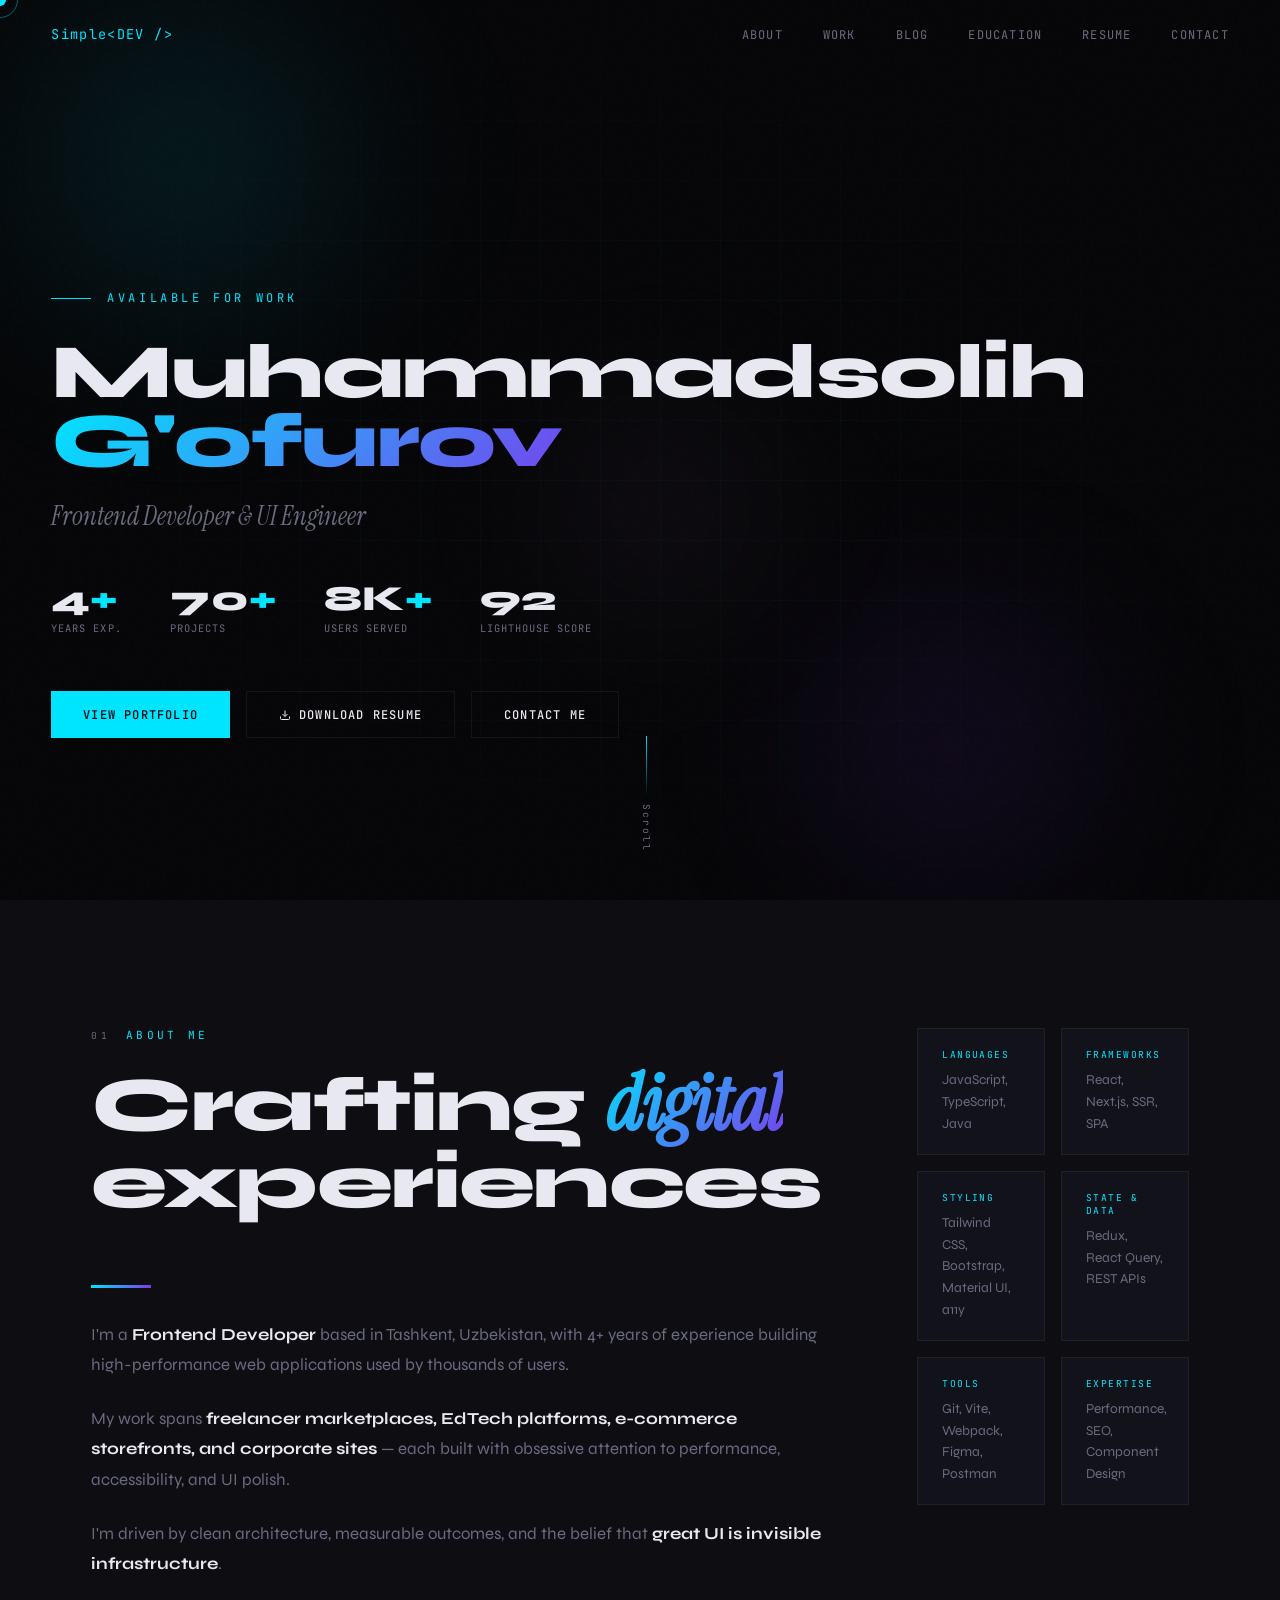
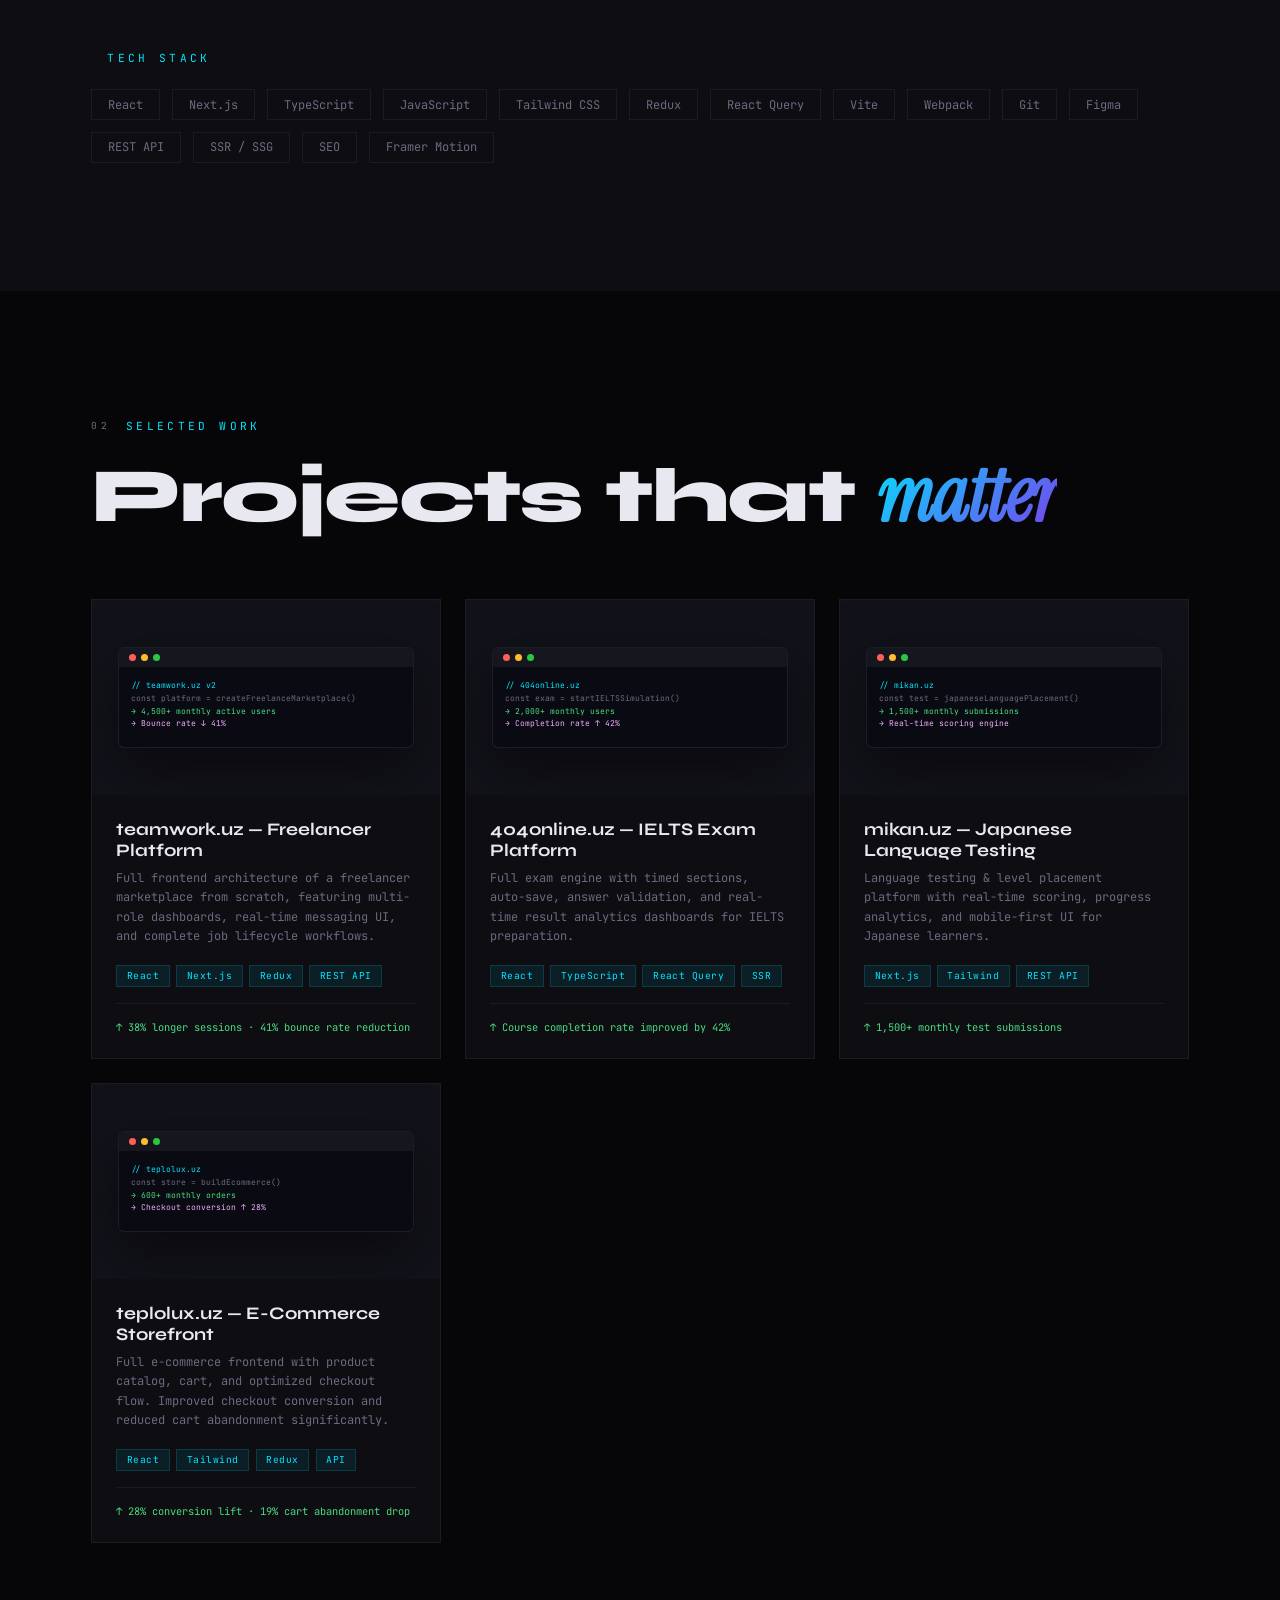
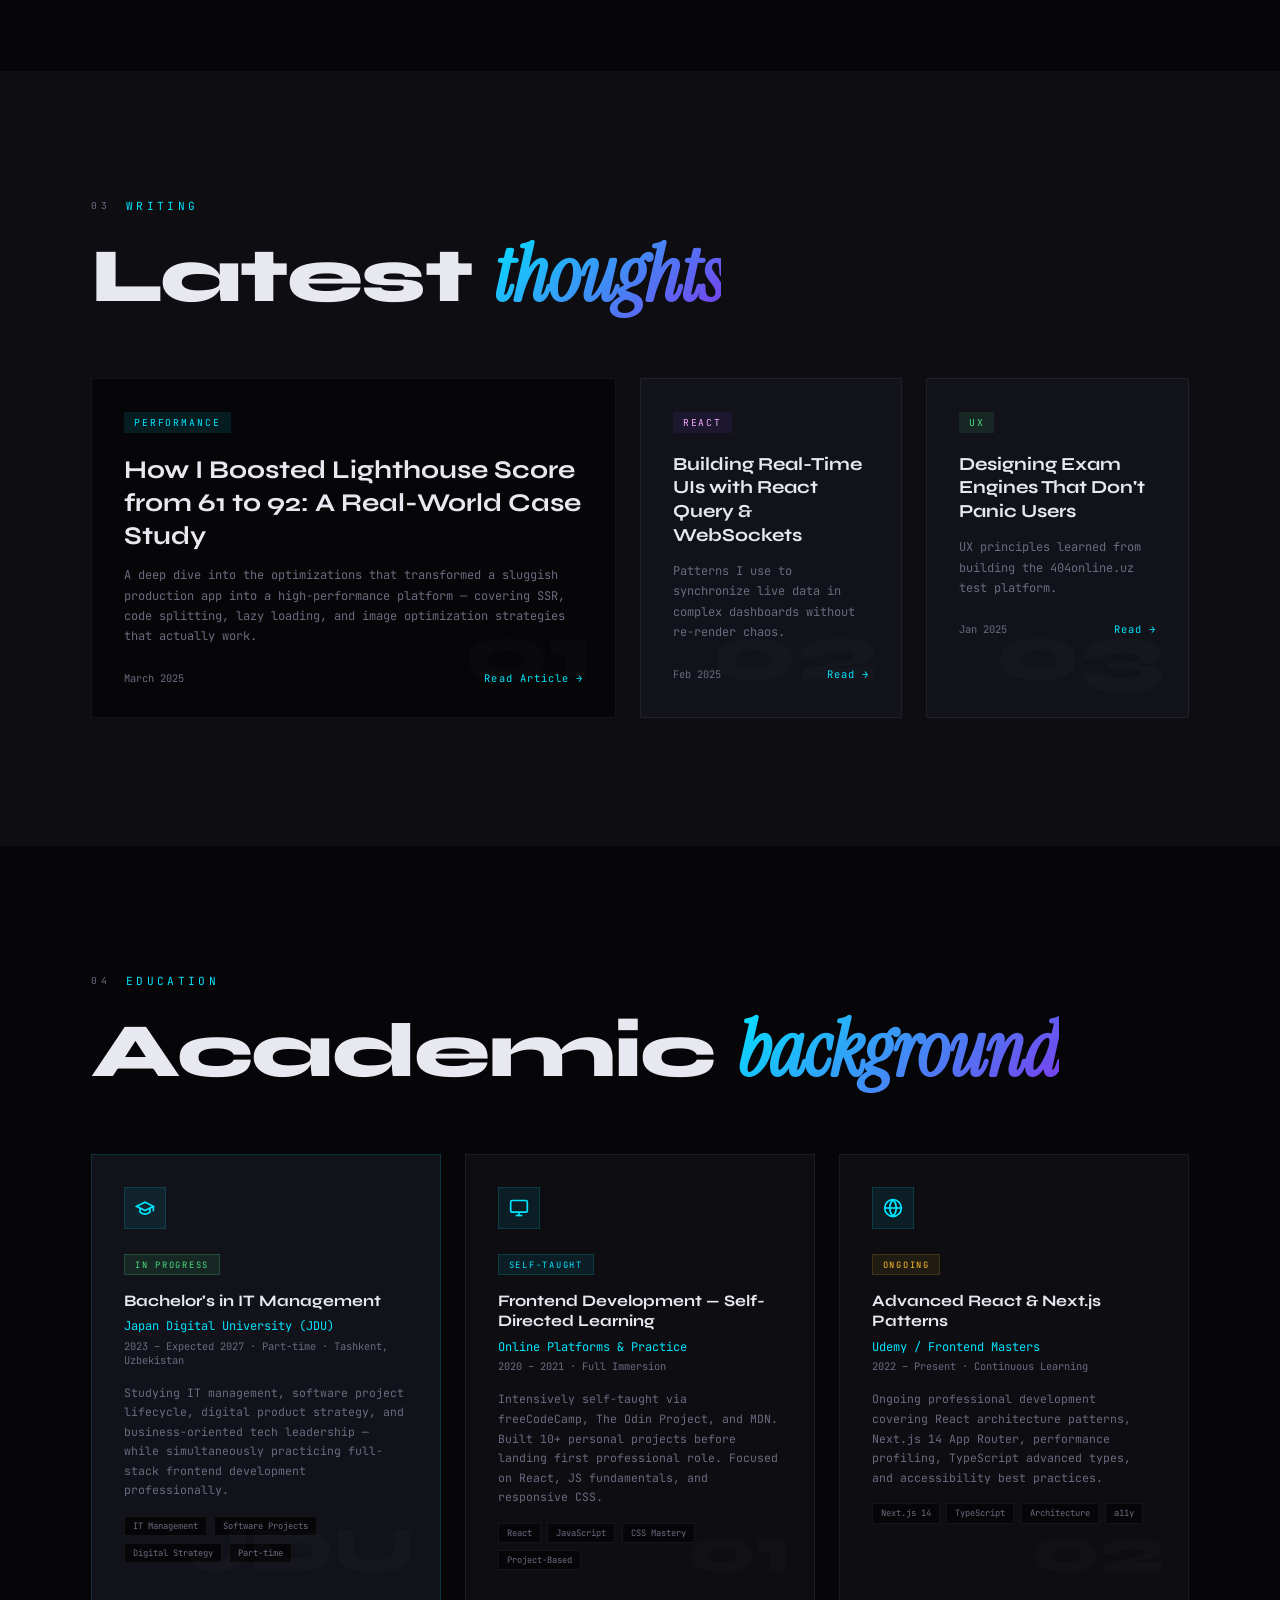
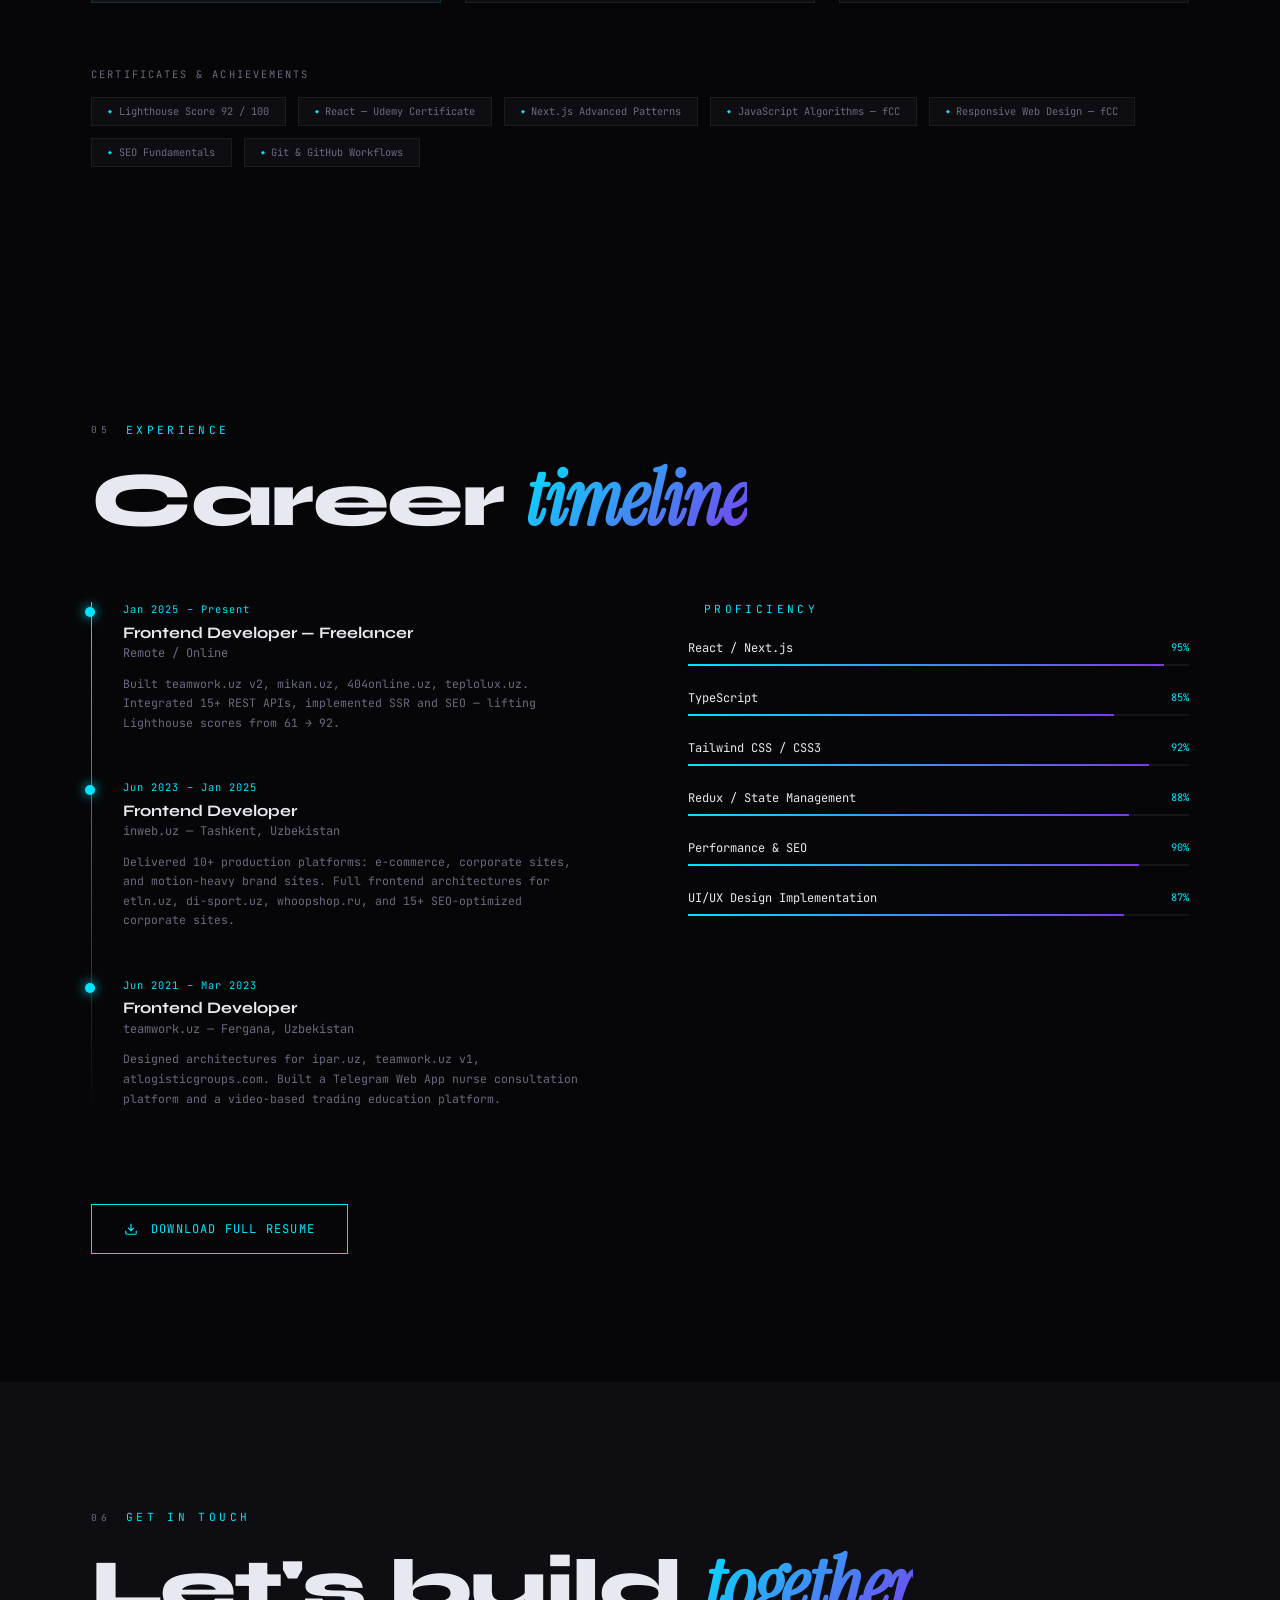
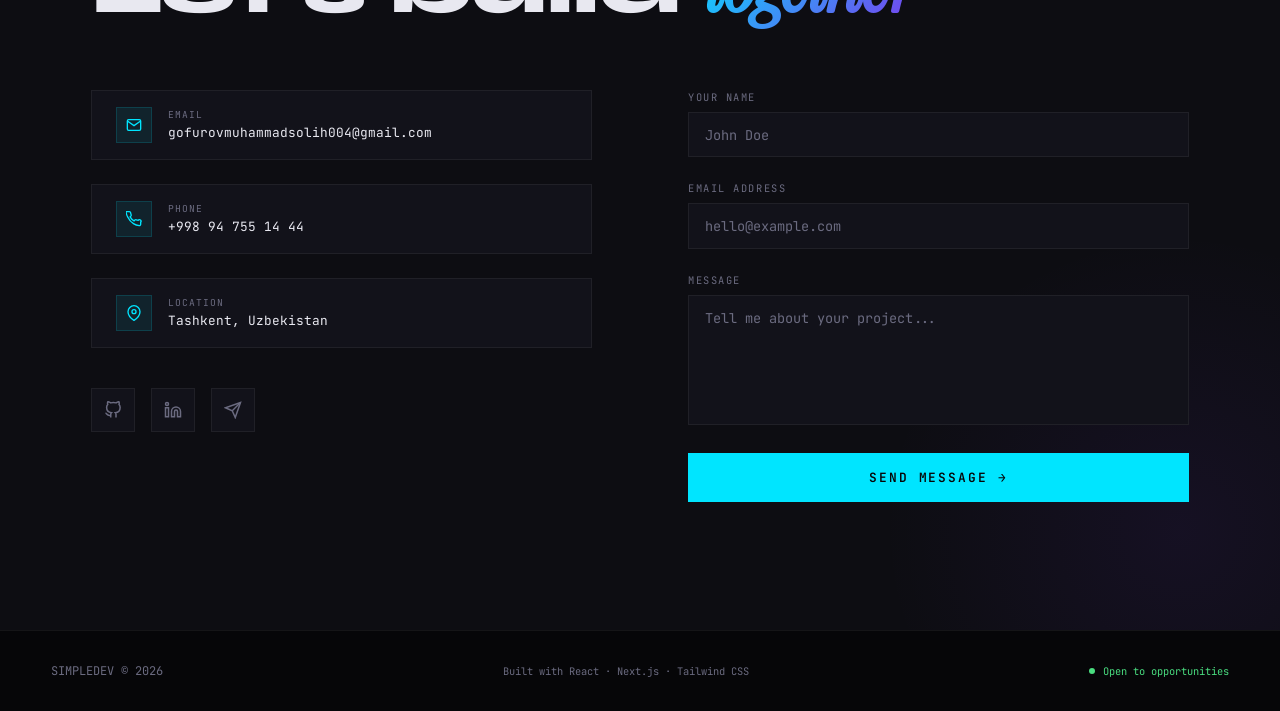
<file: index.html>
<!doctype html>
<html lang="en">
  <head>
    <meta charset="UTF-8" />
    <meta name="viewport" content="width=device-width, initial-scale=1.0" />
    <title>Muhammadsolih G'ofurov — Frontend Developer</title>
    <link rel="preconnect" href="https://fonts.googleapis.com" />
    <link
      href="https://fonts.googleapis.com/css2?family=Syne:wght@400;500;600;700;800&family=JetBrains+Mono:wght@300;400;500&family=Instrument+Serif:ital@0;1&display=swap"
      rel="stylesheet"
    />

    <link rel="stylesheet" href="/assets/style.css" />

    <!-- Basic SEO -->
    <title>Muhammadsolih Gofurov | Frontend Developer Portfolio</title>
    <meta
      name="title"
      content="Muhammadsolih Gofurov | Frontend Developer Portfolio"
    />
    <meta
      name="description"
      content="Frontend Developer Muhammadsolih Gofurov portfolio. React, JavaScript, TypeScript va modern web texnologiyalari bilan yaratilgan loyihalar, blog va resume, gofurov muhammadsolih, muhammadsolih, gofurov"
    />
    <meta
      name="keywords"
      content="nextjs dasturchi, dasturchi, o'zbek dasturchisi, frontend dasturchi, seo dasturchi, frontend developer, react developer, javascript developer, web developer portfolio, muhammadsolih gofurov, nextjs developer, typescript developer, muhammadsolih uz, simpledev, gofurov muhammadsolih, gofurov, muhammadsolih, frontend portfolio, web development projects, react projects, nextjs projects, typescript projects, web performance, seo optimization, ui engineering, software development, programming, coding, developer resume, simpledev, simple dev"
    />
    <meta name="author" content="Muhammadsolih Gofurov" />
    <meta name="robots" content="index, follow" />
    <meta name="language" content="Uzbek" />
    <meta name="geo.region" content="UZ-TO" />
    <meta name="geo.placename" content="Tashkent" />

    <!-- Viewport -->
    <meta name="viewport" content="width=device-width, initial-scale=1.0" />

    <!-- Canonical -->
    <link rel="canonical" href="https://muhammadsolihgofurov.uz" />

    <!-- Open Graph (Facebook, LinkedIn) -->
    <meta
      property="og:title"
      content="Muhammadsolih Gofurov | Frontend Developer"
    />
    <meta
      property="og:description"
      content="Frontend Developer portfolio with React, Next.js and modern web projects."
    />
    <meta
      property="og:image"
      content="/files/muhammadsolih-gofurov-frontend-developer-portfolio.jpg"
    />
    <meta property="og:type" content="website" />
    <meta property="og:url" content="https://muhammadsolihgofurov.uz" />

    <!-- Twitter Card -->
    <meta name="twitter:card" content="summary_large_image" />
    <meta
      name="twitter:title"
      content="Muhammadsolih Gofurov | Frontend Developer"
    />
    <meta
      name="twitter:description"
      content="Frontend developer portfolio showcasing projects and blog."
    />
    <meta
      name="twitter:image"
      content="/files/muhammadsolih-gofurov-frontend-developer-portfolio.jpg"
    />

    <!-- Favicon -->
    <!-- <link rel="icon" type="image/png" href="/favicon.png" /> -->

    <!-- Theme Color -->
    <meta name="theme-color" content="#0f172a" />

    <!-- Apple -->
    <!-- <link rel="apple-touch-icon" href="/apple-touch-icon.png"> -->

    <!-- Preconnect (performance) -->
    <link rel="preconnect" href="https://fonts.googleapis.com" />
    <link rel="preconnect" href="https://fonts.gstatic.com" crossorigin />

    <!-- Structured Data (Google uchun) -->
    <script type="application/ld+json">
      {
        "@context": "https://schema.org",
        "@type": "Person",
        "name": "Muhammadsolih Gofurov",
        "url": "https://muhammadsolihgofurov.uz",
        "image": "/files/muhammadsolih-gofurov-frontend-developer-portfolio.jpg",
        "jobTitle": "Frontend Developer",
        "sameAs": [
          "https://github.com/MuhammadsolihGofurov",
          "https://linkedin.com/in/gofurov-muhammadsolih",
          "https://t.me/muhammadsolihdeveloper"
        ],
        "knowsAbout": [
          "JavaScript",
          "React",
          "Next.js",
          "TypeScript",
          "Java Spring Boot",
          "Tailwind CSS",
          "Full Stack Development",
          "API Design",
          "Japanese Language (N2/N3)"
        ]
      }
    </script>

    <!-- Google tag (gtag.js) -->
    <script
      async
      src="https://www.googletagmanager.com/gtag/js?id=G-M83HC9G3YL"
    ></script>
    <script>
      window.dataLayer = window.dataLayer || [];
      function gtag() {
        dataLayer.push(arguments);
      }
      gtag("js", new Date());

      gtag("config", "G-M83HC9G3YL");
    </script>
  </head>
  <body>
    <!-- LOADER -->
    <div id="loader">
      <div class="loader-text">INITIALIZING_</div>
      <div class="loader-bar-wrap"><div class="loader-bar"></div></div>
    </div>

    <!-- CURSOR -->
    <div id="cursor"></div>
    <div id="cursor-ring"></div>

    <!-- NAV -->
    <nav id="navbar">
      <div class="nav-logo">Simple&lt;DEV /&gt;</div>
      <ul class="nav-links">
        <li><a href="#about">About</a></li>
        <li><a href="#projects">Work</a></li>
        <li><a href="#blog">Blog</a></li>
        <li><a href="#education">Education</a></li>
        <li><a href="#resume">Resume</a></li>
        <li><a href="#contact">Contact</a></li>
      </ul>
    </nav>

    <!-- HERO -->
    <section id="hero">
      <div class="hero-bg">
        <div class="hero-grid"></div>
        <div class="hero-orb orb1"></div>
        <div class="hero-orb orb2"></div>
        <div class="hero-orb orb3"></div>
      </div>
      <div class="hero-content">
        <div class="hero-eyebrow">Available for Work</div>
        <h1 class="hero-name">
          <span class="line1">Muhammadsolih</span>
          <span class="line2">G'ofurov</span>
        </h1>
        <p class="hero-tagline">Frontend Developer & UI Engineer</p>
        <div class="hero-stats">
          <div class="stat-item">
            <div class="stat-num">4<span>+</span></div>
            <div class="stat-label">Years Exp.</div>
          </div>
          <div class="stat-item">
            <div class="stat-num">70<span>+</span></div>
            <div class="stat-label">Projects</div>
          </div>
          <div class="stat-item">
            <div class="stat-num">8K<span>+</span></div>
            <div class="stat-label">Users Served</div>
          </div>
          <div class="stat-item">
            <div class="stat-num">92</div>
            <div class="stat-label">Lighthouse Score</div>
          </div>
        </div>
        <div class="hero-cta">
          <a href="#projects" class="btn-primary"
            ><span>View Portfolio</span></a
          >
          <a href="/files/Resume.pdf" class="btn-ghost" download>
            <svg
              width="12"
              height="12"
              viewBox="0 0 24 24"
              fill="none"
              stroke="currentColor"
              stroke-width="2"
            >
              <path
                d="M21 15v4a2 2 0 01-2 2H5a2 2 0 01-2-2v-4M7 10l5 5 5-5M12 15V3"
              />
            </svg>
            Download Resume
          </a>
          <a href="#contact" class="btn-ghost">Contact Me</a>
        </div>
      </div>
      <div class="hero-scroll-hint">
        <div class="scroll-line"></div>
        <span class="scroll-text">Scroll</span>
      </div>
    </section>

    <!-- ABOUT -->
    <section id="about">
      <div class="section-inner">
        <div class="about-grid">
          <div class="about-text reveal">
            <div class="section-label" data-num="01">About Me</div>
            <h2 class="section-title">Crafting <em>digital</em> experiences</h2>
            <div class="about-accent-line"></div>
            <p>
              I'm a <strong>Frontend Developer</strong> based in Tashkent,
              Uzbekistan, with 4+ years of experience building high-performance
              web applications used by thousands of users.
            </p>
            <p>
              My work spans
              <strong
                >freelancer marketplaces, EdTech platforms, e-commerce
                storefronts, and corporate sites</strong
              >
              — each built with obsessive attention to performance,
              accessibility, and UI polish.
            </p>
            <p>
              I'm driven by clean architecture, measurable outcomes, and the
              belief that <strong>great UI is invisible infrastructure</strong>.
            </p>
          </div>
          <div class="reveal reveal-delay-2">
            <div class="skills-grid">
              <div class="skill-card">
                <div class="skill-cat">Languages</div>
                <div class="skill-list">JavaScript, TypeScript, Java</div>
              </div>
              <div class="skill-card">
                <div class="skill-cat">Frameworks</div>
                <div class="skill-list">React, Next.js, SSR, SPA</div>
              </div>
              <div class="skill-card">
                <div class="skill-cat">Styling</div>
                <div class="skill-list">
                  Tailwind CSS, Bootstrap, Material UI, a11y
                </div>
              </div>
              <div class="skill-card">
                <div class="skill-cat">State & Data</div>
                <div class="skill-list">Redux, React Query, REST APIs</div>
              </div>
              <div class="skill-card">
                <div class="skill-cat">Tools</div>
                <div class="skill-list">Git, Vite, Webpack, Figma, Postman</div>
              </div>
              <div class="skill-card">
                <div class="skill-cat">Expertise</div>
                <div class="skill-list">Performance, SEO, Component Design</div>
              </div>
            </div>
          </div>
        </div>
        <div class="tech-icons reveal">
          <div class="section-label" data-num="">Tech Stack</div>
          <div class="tech-row">
            <span class="tech-tag">React</span>
            <span class="tech-tag">Next.js</span>
            <span class="tech-tag">TypeScript</span>
            <span class="tech-tag">JavaScript</span>
            <span class="tech-tag">Tailwind CSS</span>
            <span class="tech-tag">Redux</span>
            <span class="tech-tag">React Query</span>
            <span class="tech-tag">Vite</span>
            <span class="tech-tag">Webpack</span>
            <span class="tech-tag">Git</span>
            <span class="tech-tag">Figma</span>
            <span class="tech-tag">REST API</span>
            <span class="tech-tag">SSR / SSG</span>
            <span class="tech-tag">SEO</span>
            <span class="tech-tag">Framer Motion</span>
          </div>
        </div>
      </div>
    </section>

    <!-- PROJECTS -->
    <section id="projects">
      <div class="section-inner">
        <div class="section-label reveal" data-num="02">Selected Work</div>
        <h2 class="section-title reveal">Projects that <em>matter</em></h2>
        <div class="projects-grid">
          <div class="project-card reveal">
            <div class="project-img">
              <div class="project-mockup">
                <div class="mockup-browser">
                  <div class="mockup-bar">
                    <span class="dot r"></span><span class="dot y"></span
                    ><span class="dot g"></span>
                  </div>
                  <div class="mockup-content">
                    <div class="line-accent">// teamwork.uz v2</div>
                    <div>const platform = createFreelanceMarketplace()</div>
                    <div class="line-green">→ 4,500+ monthly active users</div>
                    <div class="line-purple">→ Bounce rate ↓ 41%</div>
                  </div>
                </div>
              </div>
              <div class="project-hover-overlay">
                <a
                  href="https://teamwork.uz"
                  class="overlay-btn primary"
                  target="_blank"
                  >Live Demo</a
                >
                <a
                  href="https://github.com/MuhammadsolihGofurov"
                  class="overlay-btn secondary"
                  target="_blank"
                  >GitHub</a
                >
              </div>
            </div>
            <div class="project-body">
              <h3 class="project-title">teamwork.uz — Freelancer Platform</h3>
              <p class="project-desc">
                Full frontend architecture of a freelancer marketplace from
                scratch, featuring multi-role dashboards, real-time messaging
                UI, and complete job lifecycle workflows.
              </p>
              <div class="project-tags">
                <span class="project-tag">React</span>
                <span class="project-tag">Next.js</span>
                <span class="project-tag">Redux</span>
                <span class="project-tag">REST API</span>
              </div>
              <div class="project-metric">
                38% longer sessions · 41% bounce rate reduction
              </div>
            </div>
          </div>

          <div class="project-card reveal reveal-delay-1">
            <div class="project-img">
              <div class="project-mockup">
                <div class="mockup-browser">
                  <div class="mockup-bar">
                    <span class="dot r"></span><span class="dot y"></span
                    ><span class="dot g"></span>
                  </div>
                  <div class="mockup-content">
                    <div class="line-accent">// 404online.uz</div>
                    <div>const exam = startIELTSSimulation()</div>
                    <div class="line-green">→ 2,000+ monthly users</div>
                    <div class="line-purple">→ Completion rate ↑ 42%</div>
                  </div>
                </div>
              </div>
              <div class="project-hover-overlay">
                <a
                  href="https://404online.uz"
                  class="overlay-btn primary"
                  target="_blank"
                  >Live Demo</a
                >
                <a
                  href="https://github.com/MuhammadsolihGofurov"
                  class="overlay-btn secondary"
                  target="_blank"
                  >GitHub</a
                >
              </div>
            </div>
            <div class="project-body">
              <h3 class="project-title">404online.uz — IELTS Exam Platform</h3>
              <p class="project-desc">
                Full exam engine with timed sections, auto-save, answer
                validation, and real-time result analytics dashboards for IELTS
                preparation.
              </p>
              <div class="project-tags">
                <span class="project-tag">React</span>
                <span class="project-tag">TypeScript</span>
                <span class="project-tag">React Query</span>
                <span class="project-tag">SSR</span>
              </div>
              <div class="project-metric">
                Course completion rate improved by 42%
              </div>
            </div>
          </div>

          <div class="project-card reveal reveal-delay-2">
            <div class="project-img">
              <div class="project-mockup">
                <div class="mockup-browser">
                  <div class="mockup-bar">
                    <span class="dot r"></span><span class="dot y"></span
                    ><span class="dot g"></span>
                  </div>
                  <div class="mockup-content">
                    <div class="line-accent">// mikan.uz</div>
                    <div>const test = japaneseLanguagePlacement()</div>
                    <div class="line-green">→ 1,500+ monthly submissions</div>
                    <div class="line-purple">→ Real-time scoring engine</div>
                  </div>
                </div>
              </div>
              <div class="project-hover-overlay">
                <a
                  href="https://mikan.uz"
                  class="overlay-btn primary"
                  target="_blank"
                  >Live Demo</a
                >
                <a
                  href="https://github.com/MuhammadsolihGofurov"
                  class="overlay-btn secondary"
                  target="_blank"
                  >GitHub</a
                >
              </div>
            </div>
            <div class="project-body">
              <h3 class="project-title">
                mikan.uz — Japanese Language Testing
              </h3>
              <p class="project-desc">
                Language testing & level placement platform with real-time
                scoring, progress analytics, and mobile-first UI for Japanese
                learners.
              </p>
              <div class="project-tags">
                <span class="project-tag">Next.js</span>
                <span class="project-tag">Tailwind</span>
                <span class="project-tag">REST API</span>
              </div>
              <div class="project-metric">1,500+ monthly test submissions</div>
            </div>
          </div>

          <div class="project-card reveal reveal-delay-3">
            <div class="project-img">
              <div class="project-mockup">
                <div class="mockup-browser">
                  <div class="mockup-bar">
                    <span class="dot r"></span><span class="dot y"></span
                    ><span class="dot g"></span>
                  </div>
                  <div class="mockup-content">
                    <div class="line-accent">// teplolux.uz</div>
                    <div>const store = buildEcommerce()</div>
                    <div class="line-green">→ 600+ monthly orders</div>
                    <div class="line-purple">→ Checkout conversion ↑ 28%</div>
                  </div>
                </div>
              </div>
              <div class="project-hover-overlay">
                <a
                  href="https://teplolux.uz"
                  class="overlay-btn primary"
                  target="_blank"
                  >Live Demo</a
                >
                <a
                  href="https://github.com/MuhammadsolihGofurov"
                  class="overlay-btn secondary"
                  target="_blank"
                  >GitHub</a
                >
              </div>
            </div>
            <div class="project-body">
              <h3 class="project-title">teplolux.uz — E-Commerce Storefront</h3>
              <p class="project-desc">
                Full e-commerce frontend with product catalog, cart, and
                optimized checkout flow. Improved checkout conversion and
                reduced cart abandonment significantly.
              </p>
              <div class="project-tags">
                <span class="project-tag">React</span>
                <span class="project-tag">Tailwind</span>
                <span class="project-tag">Redux</span>
                <span class="project-tag">API</span>
              </div>
              <div class="project-metric">
                28% conversion lift · 19% cart abandonment drop
              </div>
            </div>
          </div>
        </div>
      </div>
    </section>

    <!-- BLOG -->
    <section id="blog">
      <div class="section-inner">
        <div class="section-label reveal" data-num="03">Writing</div>
        <h2 class="section-title reveal">Latest <em>thoughts</em></h2>
        <div class="blog-grid">
          <div class="blog-card featured reveal">
            <span class="blog-cat perf">Performance</span>
            <h3 class="blog-card-title">
              How I Boosted Lighthouse Score from 61 to 92: A Real-World Case
              Study
            </h3>
            <p class="blog-excerpt">
              A deep dive into the optimizations that transformed a sluggish
              production app into a high-performance platform — covering SSR,
              code splitting, lazy loading, and image optimization strategies
              that actually work.
            </p>
            <div class="blog-meta">
              <span class="blog-date">March 2025</span>
              <a href="#" class="blog-read" data-article="lighthouse"
                >Read Article →</a
              >
            </div>
            <div class="blog-number">01</div>
          </div>
          <div class="blog-card reveal reveal-delay-1">
            <span class="blog-cat react">React</span>
            <h3 class="blog-card-title">
              Building Real-Time UIs with React Query & WebSockets
            </h3>
            <p class="blog-excerpt">
              Patterns I use to synchronize live data in complex dashboards
              without re-render chaos.
            </p>
            <div class="blog-meta">
              <span class="blog-date">Feb 2025</span>
              <a href="#" class="blog-read" data-article="reactquery">Read →</a>
            </div>
            <div class="blog-number">02</div>
          </div>
          <div class="blog-card reveal reveal-delay-2">
            <span class="blog-cat ux">UX</span>
            <h3 class="blog-card-title">
              Designing Exam Engines That Don't Panic Users
            </h3>
            <p class="blog-excerpt">
              UX principles learned from building the 404online.uz test
              platform.
            </p>
            <div class="blog-meta">
              <span class="blog-date">Jan 2025</span>
              <a href="#" class="blog-read" data-article="examux">Read →</a>
            </div>
            <div class="blog-number">03</div>
          </div>
        </div>
      </div>
    </section>

    <!-- EDUCATION -->
    <section id="education">
      <div class="section-inner">
        <div class="section-label reveal" data-num="04">Education</div>
        <h2 class="section-title reveal">Academic <em>background</em></h2>
        <div class="edu-grid">
          <div class="edu-card featured reveal">
            <div class="edu-icon">
              <svg
                viewBox="0 0 24 24"
                fill="none"
                stroke="currentColor"
                stroke-width="2"
              >
                <path d="M22 10v6M2 10l10-5 10 5-10 5z" />
                <path d="M6 12v5c3 3 9 3 12 0v-5" />
              </svg>
            </div>
            <span class="edu-badge active">In Progress</span>
            <h3 class="edu-degree">Bachelor's in IT Management</h3>
            <div class="edu-school">Japan Digital University (JDU)</div>
            <div class="edu-period">
              2023 – Expected 2027 · Part-time · Tashkent, Uzbekistan
            </div>
            <p class="edu-desc">
              Studying IT management, software project lifecycle, digital
              product strategy, and business-oriented tech leadership — while
              simultaneously practicing full-stack frontend development
              professionally.
            </p>
            <div class="edu-tags">
              <span class="edu-tag">IT Management</span>
              <span class="edu-tag">Software Projects</span>
              <span class="edu-tag">Digital Strategy</span>
              <span class="edu-tag">Part-time</span>
            </div>
            <div class="edu-num">JDU</div>
          </div>

          <div class="edu-card reveal reveal-delay-1">
            <div class="edu-icon">
              <svg
                viewBox="0 0 24 24"
                fill="none"
                stroke="currentColor"
                stroke-width="2"
              >
                <rect x="2" y="3" width="20" height="14" rx="2" />
                <line x1="8" y1="21" x2="16" y2="21" />
                <line x1="12" y1="17" x2="12" y2="21" />
              </svg>
            </div>
            <span class="edu-badge cert">Self-Taught</span>
            <h3 class="edu-degree">
              Frontend Development — Self-Directed Learning
            </h3>
            <div class="edu-school">Online Platforms & Practice</div>
            <div class="edu-period">2020 – 2021 · Full Immersion</div>
            <p class="edu-desc">
              Intensively self-taught via freeCodeCamp, The Odin Project, and
              MDN. Built 10+ personal projects before landing first professional
              role. Focused on React, JS fundamentals, and responsive CSS.
            </p>
            <div class="edu-tags">
              <span class="edu-tag">React</span>
              <span class="edu-tag">JavaScript</span>
              <span class="edu-tag">CSS Mastery</span>
              <span class="edu-tag">Project-Based</span>
            </div>
            <div class="edu-num">01</div>
          </div>

          <div class="edu-card reveal reveal-delay-2">
            <div class="edu-icon">
              <svg
                viewBox="0 0 24 24"
                fill="none"
                stroke="currentColor"
                stroke-width="2"
              >
                <circle cx="12" cy="12" r="10" />
                <line x1="2" y1="12" x2="22" y2="12" />
                <path
                  d="M12 2a15.3 15.3 0 014 10 15.3 15.3 0 01-4 10 15.3 15.3 0 01-4-10 15.3 15.3 0 014-10z"
                />
              </svg>
            </div>
            <span class="edu-badge course">Ongoing</span>
            <h3 class="edu-degree">Advanced React & Next.js Patterns</h3>
            <div class="edu-school">Udemy / Frontend Masters</div>
            <div class="edu-period">2022 – Present · Continuous Learning</div>
            <p class="edu-desc">
              Ongoing professional development covering React architecture
              patterns, Next.js 14 App Router, performance profiling, TypeScript
              advanced types, and accessibility best practices.
            </p>
            <div class="edu-tags">
              <span class="edu-tag">Next.js 14</span>
              <span class="edu-tag">TypeScript</span>
              <span class="edu-tag">Architecture</span>
              <span class="edu-tag">a11y</span>
            </div>
            <div class="edu-num">02</div>
          </div>
        </div>

        <div class="reveal">
          <div class="edu-certs-heading">Certificates & Achievements</div>
          <div class="certs-row">
            <span class="cert-chip">Lighthouse Score 92 / 100</span>
            <span class="cert-chip">React — Udemy Certificate</span>
            <span class="cert-chip">Next.js Advanced Patterns</span>
            <span class="cert-chip">JavaScript Algorithms — fCC</span>
            <span class="cert-chip">Responsive Web Design — fCC</span>
            <span class="cert-chip">SEO Fundamentals</span>
            <span class="cert-chip">Git & GitHub Workflows</span>
          </div>
        </div>
      </div>
    </section>

    <!-- RESUME -->
    <section id="resume">
      <div class="section-inner">
        <div class="section-label reveal" data-num="05">Experience</div>
        <h2 class="section-title reveal">Career <em>timeline</em></h2>
        <div class="resume-layout">
          <div>
            <div class="timeline">
              <div class="timeline-item">
                <div class="timeline-dot"></div>
                <div class="timeline-period">Jan 2025 – Present</div>
                <div class="timeline-role">Frontend Developer — Freelancer</div>
                <div class="timeline-company">Remote / Online</div>
                <div class="timeline-desc">
                  Built teamwork.uz v2, mikan.uz, 404online.uz, teplolux.uz.
                  Integrated 15+ REST APIs, implemented SSR and SEO — lifting
                  Lighthouse scores from 61 → 92.
                </div>
              </div>
              <div class="timeline-item">
                <div class="timeline-dot"></div>
                <div class="timeline-period">Jun 2023 – Jan 2025</div>
                <div class="timeline-role">Frontend Developer</div>
                <div class="timeline-company">
                  inweb.uz — Tashkent, Uzbekistan
                </div>
                <div class="timeline-desc">
                  Delivered 10+ production platforms: e-commerce, corporate
                  sites, and motion-heavy brand sites. Full frontend
                  architectures for etln.uz, di-sport.uz, whoopshop.ru, and 15+
                  SEO-optimized corporate sites.
                </div>
              </div>
              <div class="timeline-item">
                <div class="timeline-dot"></div>
                <div class="timeline-period">Jun 2021 – Mar 2023</div>
                <div class="timeline-role">Frontend Developer</div>
                <div class="timeline-company">
                  teamwork.uz — Fergana, Uzbekistan
                </div>
                <div class="timeline-desc">
                  Designed architectures for ipar.uz, teamwork.uz v1,
                  atlogisticgroups.com. Built a Telegram Web App nurse
                  consultation platform and a video-based trading education
                  platform.
                </div>
              </div>
              <!-- <div class="timeline-item">
                <div
                  class="timeline-dot"
                  style="
                    background: var(--accent2);
                    box-shadow: 0 0 12px var(--accent2);
                  "
                ></div>
                <div class="timeline-period">Expected 2027</div>
                <div class="timeline-role">IT Management (Part-time)</div>
                <div class="timeline-company">
                  Japan Digital University (JDU) — Tashkent
                </div>
                <div class="timeline-desc">
                  Pursuing formal education while maintaining active
                  professional practice.
                </div>
              </div> -->
            </div>
            <a href="/files/Resume.pdf" class="resume-download" download>
              <svg
                viewBox="0 0 24 24"
                fill="none"
                stroke="currentColor"
                stroke-width="2"
              >
                <path
                  d="M21 15v4a2 2 0 01-2 2H5a2 2 0 01-2-2v-4M7 10l5 5 5-5M12 15V3"
                />
              </svg>
              Download Full Resume
            </a>
          </div>
          <div>
            <div class="section-label" data-num="">Proficiency</div>
            <div style="margin-top: 1.5rem" class="skills-bars">
              <div class="skill-bar-item">
                <div class="skill-bar-header">
                  <span class="skill-bar-name">React / Next.js</span
                  ><span class="skill-bar-pct">95%</span>
                </div>
                <div class="skill-bar-track">
                  <div class="skill-bar-fill" style="--w: 95%"></div>
                </div>
              </div>
              <div class="skill-bar-item">
                <div class="skill-bar-header">
                  <span class="skill-bar-name">TypeScript</span
                  ><span class="skill-bar-pct">85%</span>
                </div>
                <div class="skill-bar-track">
                  <div class="skill-bar-fill" style="--w: 85%"></div>
                </div>
              </div>
              <div class="skill-bar-item">
                <div class="skill-bar-header">
                  <span class="skill-bar-name">Tailwind CSS / CSS3</span
                  ><span class="skill-bar-pct">92%</span>
                </div>
                <div class="skill-bar-track">
                  <div class="skill-bar-fill" style="--w: 92%"></div>
                </div>
              </div>
              <div class="skill-bar-item">
                <div class="skill-bar-header">
                  <span class="skill-bar-name">Redux / State Management</span
                  ><span class="skill-bar-pct">88%</span>
                </div>
                <div class="skill-bar-track">
                  <div class="skill-bar-fill" style="--w: 88%"></div>
                </div>
              </div>
              <div class="skill-bar-item">
                <div class="skill-bar-header">
                  <span class="skill-bar-name">Performance & SEO</span
                  ><span class="skill-bar-pct">90%</span>
                </div>
                <div class="skill-bar-track">
                  <div class="skill-bar-fill" style="--w: 90%"></div>
                </div>
              </div>
              <div class="skill-bar-item">
                <div class="skill-bar-header">
                  <span class="skill-bar-name">UI/UX Design Implementation</span
                  ><span class="skill-bar-pct">87%</span>
                </div>
                <div class="skill-bar-track">
                  <div class="skill-bar-fill" style="--w: 87%"></div>
                </div>
              </div>
            </div>
          </div>
        </div>
      </div>
    </section>

    <!-- CONTACT -->
    <section id="contact">
      <div class="section-inner">
        <div class="section-label reveal" data-num="06">Get In Touch</div>
        <h2 class="section-title reveal">Let's build <em>together</em></h2>
        <form id="contactForm" class="contact-layout">
          <div class="reveal">
            <a
              href="mailto:gofurovmuhammadsolih004@gmail.com"
              class="contact-info-item"
            >
              <div class="contact-icon">
                <svg
                  viewBox="0 0 24 24"
                  fill="none"
                  stroke="currentColor"
                  stroke-width="2"
                >
                  <path
                    d="M4 4h16c1.1 0 2 .9 2 2v12c0 1.1-.9 2-2 2H4c-1.1 0-2-.9-2-2V6c0-1.1.9-2 2-2z"
                  />
                  <polyline points="22,6 12,13 2,6" />
                </svg>
              </div>
              <div>
                <div class="contact-label">Email</div>
                <div class="contact-val">
                  <span class="__cf_email__"
                    >gofurovmuhammadsolih004@gmail.com</span
                  >
                </div>
              </div>
            </a>
            <a href="tel:+998947551444" class="contact-info-item">
              <div class="contact-icon">
                <svg
                  viewBox="0 0 24 24"
                  fill="none"
                  stroke="currentColor"
                  stroke-width="2"
                >
                  <path
                    d="M22 16.92v3a2 2 0 01-2.18 2 19.79 19.79 0 01-8.63-3.07A19.5 19.5 0 013.07 9.81a19.79 19.79 0 01-3.07-8.67A2 2 0 012 1h3a2 2 0 012 1.72 12.84 12.84 0 00.7 2.81 2 2 0 01-.45 2.11L6.09 8.91a16 16 0 006 6l1.27-1.27a2 2 0 012.11-.45 12.84 12.84 0 002.81.7A2 2 0 0122 16.92z"
                  />
                </svg>
              </div>
              <div>
                <div class="contact-label">Phone</div>
                <div class="contact-val">+998 94 755 14 44</div>
              </div>
            </a>
            <a href="#" class="contact-info-item">
              <div class="contact-icon">
                <svg
                  viewBox="0 0 24 24"
                  fill="none"
                  stroke="currentColor"
                  stroke-width="2"
                >
                  <path d="M21 10c0 7-9 13-9 13S3 17 3 10a9 9 0 0118 0z" />
                  <circle cx="12" cy="10" r="3" />
                </svg>
              </div>
              <div>
                <div class="contact-label">Location</div>
                <div class="contact-val">Tashkent, Uzbekistan</div>
              </div>
            </a>
            <div class="social-row">
              <a
                href="https://github.com/MuhammadsolihGofurov"
                class="social-link"
                target="_blank"
              >
                <svg
                  viewBox="0 0 24 24"
                  fill="none"
                  stroke="currentColor"
                  stroke-width="2"
                >
                  <path
                    d="M9 19c-5 1.5-5-2.5-7-3m14 6v-3.87a3.37 3.37 0 00-.94-2.61c3.14-.35 6.44-1.54 6.44-7A5.44 5.44 0 0020 4.77 5.07 5.07 0 0019.91 1S18.73.65 16 2.48a13.38 13.38 0 00-7 0C6.27.65 5.09 1 5.09 1A5.07 5.07 0 005 4.77a5.44 5.44 0 00-1.5 3.78c0 5.42 3.3 6.61 6.44 7A3.37 3.37 0 009 18.13V22"
                  />
                </svg>
              </a>
              <a
                href="https://linkedin.com/in/muhammadsolih-gofurov/"
                class="social-link"
                target="_blank"
              >
                <svg
                  viewBox="0 0 24 24"
                  fill="none"
                  stroke="currentColor"
                  stroke-width="2"
                >
                  <path
                    d="M16 8a6 6 0 016 6v7h-4v-7a2 2 0 00-2-2 2 2 0 00-2 2v7h-4v-7a6 6 0 016-6z"
                  />
                  <rect x="2" y="9" width="4" height="12" />
                  <circle cx="4" cy="4" r="2" />
                </svg>
              </a>
              <a
                href="https://t.me/muhammadsolih"
                class="social-link"
                target="_blank"
              >
                <svg
                  viewBox="0 0 24 24"
                  fill="none"
                  stroke="currentColor"
                  stroke-width="2"
                >
                  <line x1="22" y1="2" x2="11" y2="13" />
                  <polygon points="22 2 15 22 11 13 2 9 22 2" />
                </svg>
              </a>
            </div>
          </div>
          <div class="contact-form reveal reveal-delay-2">
            <div class="form-group">
              <label class="form-label">Your Name</label>
              <input type="text" class="form-input" placeholder="John Doe" />
            </div>
            <div class="form-group">
              <label class="form-label">Email Address</label>
              <input
                type="email"
                class="form-input"
                placeholder="hello@example.com"
              />
            </div>
            <div class="form-group">
              <label class="form-label">Message</label>
              <textarea
                class="form-textarea"
                placeholder="Tell me about your project..."
              ></textarea>
            </div>
            <button type="submit" class="form-submit">
              <span>Send Message →</span>
            </button>
          </div>
        </form>
      </div>
    </section>

    <!-- FOOTER -->
    <footer>
      <div class="footer-logo">SIMPLEDEV © 2026</div>
      <div class="footer-copy">Built with React · Next.js · Tailwind CSS</div>
      <div class="footer-status">
        <div class="status-dot"></div>
        Open to opportunities
      </div>
    </footer>

    <!-- SUCCESS MODAL -->
    <div id="successModal" class="modal-overlay">
      <div class="modal-content">
        <div class="modal-header">
          <h2 class="modal-title">Message Sent! 🚀</h2>
        </div>
        <div class="modal-body">
          <div class="success-icon">✓</div>
          <p class="modal-message">
            Thank you for reaching out! I'll get back to you as soon as
            possible.
          </p>
        </div>
        <div class="modal-footer">
          <button class="modal-close-btn" id="closeSuccessModal">Close</button>
        </div>
      </div>
    </div>

    <!-- <script
      data-cfasync="false"
      src="/cdn-cgi/scripts/5c5dd728/cloudflare-static/email-decode.min.js"
    ></script> -->
    <script>
      // LOADER
      window.addEventListener("load", () => {
        setTimeout(() => {
          document.getElementById("loader").classList.add("hidden");
        }, 2200);
      });

      // CURSOR
      const cursor = document.getElementById("cursor");
      const ring = document.getElementById("cursor-ring");
      let mx = 0,
        my = 0,
        rx = 0,
        ry = 0;
      document.addEventListener("mousemove", (e) => {
        mx = e.clientX;
        my = e.clientY;
      });
      function animateCursor() {
        cursor.style.left = mx + "px";
        cursor.style.top = my + "px";
        rx += (mx - rx) * 0.12;
        ry += (my - ry) * 0.12;
        ring.style.left = rx + "px";
        ring.style.top = ry + "px";
        requestAnimationFrame(animateCursor);
      }
      animateCursor();

      document
        .querySelectorAll(
          "a, button, .project-card, .blog-card, .skill-card, .tech-tag",
        )
        .forEach((el) => {
          el.addEventListener("mouseenter", () => {
            cursor.style.width = "20px";
            cursor.style.height = "20px";
            ring.style.width = "55px";
            ring.style.height = "55px";
          });
          el.addEventListener("mouseleave", () => {
            cursor.style.width = "12px";
            cursor.style.height = "12px";
            ring.style.width = "36px";
            ring.style.height = "36px";
          });
        });

      // NAV SCROLL
      const navbar = document.getElementById("navbar");
      window.addEventListener("scroll", () => {
        navbar.classList.toggle("scrolled", window.scrollY > 60);
      });

      // SCROLL REVEAL
      const reveals = document.querySelectorAll(".reveal, .timeline-item");
      const observer = new IntersectionObserver(
        (entries) => {
          entries.forEach((e) => {
            if (e.isIntersecting) e.target.classList.add("visible");
          });
        },
        { threshold: 0.15 },
      );
      reveals.forEach((el) => observer.observe(el));

      // SKILL BARS
      const bars = document.querySelectorAll(".skill-bar-fill");
      const barObserver = new IntersectionObserver(
        (entries) => {
          entries.forEach((e) => {
            if (e.isIntersecting) e.target.classList.add("animate");
          });
        },
        { threshold: 0.5 },
      );
      bars.forEach((b) => barObserver.observe(b));

      // PARALLAX
      window.addEventListener("scroll", () => {
        const scrollY = window.scrollY;
        document.querySelectorAll(".hero-orb").forEach((orb, i) => {
          const speed = 0.05 + i * 0.02;
          orb.style.transform = `translate(0, ${scrollY * speed}px)`;
        });
      });

      // CONTACT FORM - TELEGRAM BOT
      const TOKEN = "5634223395:AAEFjLjPrrHad-MWvPbsi8ekzg5NoZokgfk";
      const CHAT_ID = "-1001601827427";

      const contactForm = document.getElementById("contactForm");
      const successModal = document.getElementById("successModal");
      const closeSuccessModalBtn = document.getElementById("closeSuccessModal");

      function showSuccessModal() {
        successModal.classList.add("active");
        setTimeout(() => {
          successModal.classList.remove("active");
        }, 4000);
      }

      if (closeSuccessModalBtn) {
        closeSuccessModalBtn.addEventListener("click", () => {
          successModal.classList.remove("active");
        });
      }

      if (successModal) {
        successModal.addEventListener("click", (e) => {
          if (e.target === successModal) {
            successModal.classList.remove("active");
          }
        });
      }

      contactForm.addEventListener("submit", async function (e) {
        e.preventDefault();

        const name = document.querySelectorAll(".form-input")[0].value;
        const email = document.querySelectorAll(".form-input")[1].value;
        const message = document.querySelector(".form-textarea").value;

        if (!name || !email || !message) {
          alert("Please fill in all fields");
          return;
        }

        const formButton = contactForm.querySelector("button[type='submit']");
        const originalButtonText = formButton.innerHTML;
        formButton.disabled = true;
        formButton.innerHTML = "<span>Sending...</span>";

        const text = `
      📩 New message from portfolio

      👤 Name: ${name}
      📧 Email: ${email}
      💬 Message: ${message}
      `;

        const url = `https://api.telegram.org/bot${TOKEN}/sendMessage`;

        try {
          const response = await fetch(url, {
            method: "POST",
            headers: {
              "Content-Type": "application/json",
            },
            body: JSON.stringify({
              chat_id: CHAT_ID,
              text: text,
            }),
          });

          if (response.ok) {
            showSuccessModal();
            contactForm.reset();
          } else {
            alert("Failed to send message. Please try again.");
          }
        } catch (error) {
          console.error("Error sending message:", error);
          alert("Error sending message. Please try again.");
        } finally {
          formButton.disabled = false;
          formButton.innerHTML = originalButtonText;
        }
      });
    </script>

    <!-- ARTICLE MODAL -->
    <div id="article-overlay">
      <div class="article-backdrop" id="article-backdrop"></div>
      <div class="article-panel">
        <button class="article-close" id="article-close">
          <svg
            viewBox="0 0 24 24"
            fill="none"
            stroke="currentColor"
            stroke-width="2"
          >
            <line x1="18" y1="6" x2="6" y2="18" />
            <line x1="6" y1="6" x2="18" y2="18" />
          </svg>
        </button>
        <div class="article-hero">
          <span class="article-cat" id="art-cat">Performance</span>
          <h1 class="article-title" id="art-title"></h1>
          <div class="article-meta-row">
            <div class="article-meta-item">
              <svg
                viewBox="0 0 24 24"
                fill="none"
                stroke="currentColor"
                stroke-width="2"
              >
                <rect x="3" y="4" width="18" height="18" rx="2" />
                <line x1="16" y1="2" x2="16" y2="6" />
                <line x1="8" y1="2" x2="8" y2="6" />
                <line x1="3" y1="10" x2="21" y2="10" />
              </svg>
              <span id="art-date"></span>
            </div>
            <div class="article-meta-item">
              <svg
                viewBox="0 0 24 24"
                fill="none"
                stroke="currentColor"
                stroke-width="2"
              >
                <circle cx="12" cy="12" r="10" />
                <polyline points="12 6 12 12 16 14" />
              </svg>
              <span id="art-read"></span>
            </div>
            <div class="article-meta-item">
              by <strong>Muhammadsolih G'ofurov</strong>
            </div>
          </div>
        </div>
        <div class="article-body" id="art-body"></div>
      </div>
    </div>

    <script>
      const articles = {
        lighthouse: {
          cat: "Performance",
          title:
            "How I Boosted Lighthouse Score from 61 to 92: A Real-World Case Study",
          date: "March 2025",
          read: "9 min read",
          body: `
      <p>When I inherited the frontend codebase for <strong>teamwork.uz v2</strong>, the first thing I did was run a Lighthouse audit. The score came back: <em>61</em>. Here's exactly how I got it to 92.</p>
      <div class="article-metric-grid">
        <div class="article-metric-box"><div class="num">61</div><div class="lbl">Starting Score</div></div>
        <div class="article-metric-box"><div class="num">92</div><div class="lbl">Final Score</div></div>
        <div class="article-metric-box"><div class="num">55%</div><div class="lbl">Error Rate Drop</div></div>
      </div>
      <h2>1. Code Splitting & Lazy Loading</h2>
      <p>The biggest win came from <strong>dynamic imports</strong>. The initial bundle loaded everything on first paint. Splitting routes and lazy-loading non-critical components shaved 300KB+ from the initial JS payload.</p>
      <div class="article-code" data-lang="tsx"><span class="code-cmt">// After: lazy split per route</span>
<span class="code-key">const</span> Dashboard = <span class="code-key">dynamic</span>(() => <span class="code-key">import</span>(<span class="code-val">'./pages/Dashboard'</span>), {
  loading: () => &lt;Skeleton /&gt;,
  ssr: <span class="code-val">false</span>
})</div>
      <h2>2. Next.js Image Optimization</h2>
      <p>Every product image was a raw JPEG at original resolution. Switching to <strong>next/image</strong> with WebP format and lazy loading cut image transfer weight by ~60%.</p>
      <div class="highlight">Always set explicit <code>width</code> and <code>height</code> on images to eliminate Cumulative Layout Shift (CLS) — one of the Core Web Vitals Lighthouse penalizes most heavily.</div>
      <h2>3. SSR for Critical Pages</h2>
      <p>Landing and listing pages moved from client-side rendering to <strong>SSR with getServerSideProps</strong>, delivering pre-rendered HTML for faster FCP and better SEO.</p>
      <h2>4. Font Loading Strategy</h2>
      <p>Fonts were loading synchronously, blocking render. I switched to <strong>font-display: swap</strong> and preloaded only critical font weights.</p>
      <div class="article-code" data-lang="css"><span class="code-key">@font-face</span> {
  font-display: <span class="code-val">swap</span>; <span class="code-cmt">/* show fallback immediately */</span>
  src: url(<span class="code-val">/fonts/syne-700.woff2</span>) format(<span class="code-val">'woff2'</span>);
}</div>
      <h2>Results</h2>
      <p>Combined: bounce rate dropped 41%, session duration up 38%, frontend error rates down 55%.</p>
      <div class="article-tags-row">
        <span class="article-tag">Next.js</span><span class="article-tag">Performance</span><span class="article-tag">Lighthouse</span><span class="article-tag">SSR</span><span class="article-tag">Core Web Vitals</span>
      </div>`,
        },
        reactquery: {
          cat: "React",
          title: "Building Real-Time UIs with React Query & WebSockets",
          date: "February 2025",
          read: "7 min read",
          body: `
      <p>When building the <strong>teamwork.uz</strong> real-time messaging dashboard, I needed to keep complex UI state in sync with live server data without a tangle of <code>useEffect</code> calls.</p>
      <h2>The Problem with useEffect</h2>
      <p>Most devs start with <code>useEffect + fetch</code>. It works — until it doesn't. You end up duplicating loading, error, and stale-data logic everywhere.</p>
      <h2>React Query as the Foundation</h2>
      <p>React Query gives you a <strong>server state cache</strong> with automatic background refetching and deduplication. Every component subscribes to the same query without triggering multiple requests.</p>
      <div class="highlight">Key insight: React Query handles <em>server state</em>. Keep it separate from client state (useState, Zustand). Don't mix concerns.</div>
      <h2>WebSocket Integration</h2>
      <p>For real-time events I used WebSockets to <strong>invalidate React Query's cache</strong> rather than managing a parallel state stream.</p>
      <div class="article-code" data-lang="tsx"><span class="code-key">const</span> queryClient = useQueryClient()
useEffect(() => {
  <span class="code-key">const</span> ws = <span class="code-key">new</span> WebSocket(WS_URL)
  ws.onmessage = (e) => {
    <span class="code-key">const</span> { type, jobId } = JSON.parse(e.data)
    <span class="code-key">if</span> (type === <span class="code-val">'JOB_UPDATED'</span>)
      queryClient.invalidateQueries([<span class="code-val">'jobs'</span>, jobId])
  }
  <span class="code-key">return</span> () => ws.close()
}, [queryClient])</div>
      <h2>The Result</h2>
      <p>Clean, predictable data layer. Real-time updates propagate through the UI automatically — no custom event buses, no manual cache management.</p>
      <div class="article-tags-row">
        <span class="article-tag">React Query</span><span class="article-tag">WebSockets</span><span class="article-tag">Real-Time UI</span><span class="article-tag">React</span>
      </div>`,
        },
        examux: {
          cat: "UX",
          title: "Designing Exam Engines That Don't Panic Users",
          date: "January 2025",
          read: "6 min read",
          body: `
      <p>Building <strong>404online.uz</strong> taught me that exam UX is different from all other UI design. Anxiety is the default user emotion. Every design decision either amplifies or dissolves it.</p>
      <div class="article-metric-grid">
        <div class="article-metric-box"><div class="num">42%</div><div class="lbl">Completion Rate +</div></div>
        <div class="article-metric-box"><div class="num">2K+</div><div class="lbl">Monthly Users</div></div>
        <div class="article-metric-box"><div class="num">31%</div><div class="lbl">Abandonment Drop</div></div>
      </div>
      <h2>1. Reduce Cognitive Load Before the Exam</h2>
      <p>The original UI threw users directly into a timed section. The redesign added a clear pre-exam summary: section count, time limits, question types, and a single "I'm Ready" button.</p>
      <div class="highlight">Rule: Never surprise a user mid-exam. All information about structure and time should be visible before the clock starts.</div>
      <h2>2. Auto-Save as Trust Infrastructure</h2>
      <p>A visible, subtle "Saved 2s ago" indicator reduced premature submissions significantly. Present enough to reassure, small enough not to distract.</p>
      <div class="article-code" data-lang="tsx"><span class="code-key">const</span> debouncedSave = useMemo(
  () => debounce((answers) => {
    saveToServer(answers)
    setLastSaved(<span class="code-key">new</span> Date())
  }, <span class="code-val">1500</span>), []
)</div>
      <h2>3. Timer Psychology</h2>
      <p>The timer shows full time remaining initially, becomes subtle during the exam, and only gets prominent (amber, then red) in the final 5 minutes.</p>
      <h2>4. Non-Linear Navigation</h2>
      <p>Replaced the blocking "you must answer this" flow with a <strong>question navigator sidebar</strong> — visually marking answered, unanswered, and flagged questions, giving users full control.</p>
      <div class="article-tags-row">
        <span class="article-tag">UX</span><span class="article-tag">EdTech</span><span class="article-tag">React</span><span class="article-tag">Accessibility</span><span class="article-tag">User Psychology</span>
      </div>`,
        },
      };

      const overlay = document.getElementById("article-overlay");
      const closeBtn = document.getElementById("article-close");
      const backdrop = document.getElementById("article-backdrop");

      function openArticle(key) {
        const a = articles[key];
        if (!a) return;
        document.getElementById("art-cat").textContent = a.cat;
        document.getElementById("art-title").textContent = a.title;
        document.getElementById("art-date").textContent = a.date;
        document.getElementById("art-read").textContent = a.read;
        document.getElementById("art-body").innerHTML = a.body;
        overlay.classList.add("open");
        document.body.style.overflow = "hidden";
        overlay.scrollTop = 0;
      }
      function closeArticle() {
        overlay.classList.remove("open");
        document.body.style.overflow = "";
      }
      document.querySelectorAll("[data-article]").forEach((link) => {
        link.addEventListener("click", (e) => {
          e.preventDefault();
          openArticle(link.dataset.article);
        });
      });
      closeBtn.addEventListener("click", closeArticle);
      backdrop.addEventListener("click", closeArticle);
      document.addEventListener("keydown", (e) => {
        if (e.key === "Escape") closeArticle();
      });
    </script>
  </body>
</html>
</file>
<file: assets/style.css>
*,
      *::before,
      *::after {
        margin: 0;
        padding: 0;
        box-sizing: border-box;
      }

      :root {
        --bg: #060608;
        --surface: #0d0d12;
        --surface2: #12121a;
        --border: rgba(255, 255, 255, 0.06);
        --text: #e8e8f0;
        --muted: #6b6b80;
        --accent: #00e5ff;
        --accent2: #7c3aed;
        --accent3: #f0abfc;
        --green: #4ade80;
        --gold: #fbbf24;
        --font-display: "Syne", sans-serif;
        --font-mono: "JetBrains Mono", monospace;
        --font-serif: "Instrument Serif", serif;
      }

      html {
        scroll-behavior: smooth;
      }

      body {
        background: var(--bg);
        color: var(--text);
        font-family: var(--font-display);
        overflow-x: hidden;
        cursor: none;
      }

      /* CUSTOM CURSOR */
      #cursor {
        position: fixed;
        width: 12px;
        height: 12px;
        background: var(--accent);
        border-radius: 50%;
        pointer-events: none;
        z-index: 9999;
        transform: translate(-50%, -50%);
        transition:
          transform 0.1s,
          width 0.3s,
          height 0.3s,
          background 0.3s;
        mix-blend-mode: screen;
      }
      #cursor-ring {
        position: fixed;
        width: 36px;
        height: 36px;
        border: 1px solid rgba(0, 229, 255, 0.4);
        border-radius: 50%;
        pointer-events: none;
        z-index: 9998;
        transform: translate(-50%, -50%);
        transition:
          transform 0.15s ease-out,
          width 0.3s,
          height 0.3s,
          opacity 0.3s;
      }
      body:hover #cursor {
        opacity: 1;
      }

      /* LOADING */
      #loader {
        position: fixed;
        inset: 0;
        background: var(--bg);
        z-index: 10000;
        display: flex;
        align-items: center;
        justify-content: center;
        transition:
          opacity 0.8s,
          visibility 0.8s;
      }
      #loader.hidden {
        opacity: 0;
        visibility: hidden;
      }
      .loader-text {
        font-family: var(--font-mono);
        font-size: clamp(1rem, 3vw, 1.4rem);
        color: var(--accent);
        letter-spacing: 0.2em;
        animation: loaderBlink 0.8s steps(1) infinite;
      }
      .loader-bar-wrap {
        position: absolute;
        bottom: 15%;
        left: 50%;
        transform: translateX(-50%);
        width: 200px;
        height: 1px;
        background: var(--border);
      }
      .loader-bar {
        height: 100%;
        background: var(--accent);
        width: 0;
        animation: loadBar 2s ease forwards;
      }
      @keyframes loadBar {
        to {
          width: 100%;
        }
      }
      @keyframes loaderBlink {
        50% {
          opacity: 0;
        }
      }

      /* NOISE OVERLAY */
      body::before {
        content: "";
        position: fixed;
        inset: 0;
        background-image: url("data:image/svg+xml,%3Csvg viewBox='0 0 256 256' xmlns='http://www.w3.org/2000/svg'%3E%3Cfilter id='noise'%3E%3CfeTurbulence type='fractalNoise' baseFrequency='0.9' numOctaves='4' stitchTiles='stitch'/%3E%3C/filter%3E%3Crect width='100%25' height='100%25' filter='url(%23noise)' opacity='0.03'/%3E%3C/svg%3E");
        pointer-events: none;
        z-index: 1;
        opacity: 0.4;
      }

      /* NAV */
      nav {
        position: fixed;
        top: 0;
        left: 0;
        right: 0;
        z-index: 100;
        padding: 1.5rem 4vw;
        display: flex;
        align-items: center;
        justify-content: space-between;
        border-bottom: 1px solid transparent;
        transition:
          border-color 0.3s,
          background 0.3s,
          backdrop-filter 0.3s;
      }
      nav.scrolled {
        border-color: var(--border);
        background: rgba(6, 6, 8, 0.8);
        backdrop-filter: blur(20px);
      }
      .nav-logo {
        font-family: var(--font-mono);
        font-size: 0.85rem;
        color: var(--accent);
        letter-spacing: 0.1em;
      }
      .nav-links {
        display: flex;
        gap: 2.5rem;
        list-style: none;
      }
      .nav-links a {
        font-family: var(--font-mono);
        font-size: 0.75rem;
        color: var(--muted);
        text-decoration: none;
        letter-spacing: 0.1em;
        text-transform: uppercase;
        transition: color 0.3s;
        position: relative;
      }
      .nav-links a::after {
        content: "";
        position: absolute;
        bottom: -4px;
        left: 0;
        width: 0;
        height: 1px;
        background: var(--accent);
        transition: width 0.3s;
      }
      .nav-links a:hover {
        color: var(--text);
      }
      .nav-links a:hover::after {
        width: 100%;
      }

      /* SECTIONS */
      section {
        position: relative;
        z-index: 2;
      }

      /* HERO */
      #hero {
        min-height: 100vh;
        display: flex;
        align-items: center;
        padding: 0 4vw;
        overflow: hidden;
      }

      .hero-bg {
        position: absolute;
        inset: 0;
        overflow: hidden;
      }
      .hero-orb {
        position: absolute;
        border-radius: 50%;
        filter: blur(80px);
        animation: orbFloat 8s ease-in-out infinite;
      }
      .orb1 {
        width: 500px;
        height: 500px;
        background: radial-gradient(
          circle,
          rgba(0, 229, 255, 0.12),
          transparent 70%
        );
        top: -10%;
        left: -5%;
        animation-delay: 0s;
      }
      .orb2 {
        width: 400px;
        height: 400px;
        background: radial-gradient(
          circle,
          rgba(124, 58, 237, 0.15),
          transparent 70%
        );
        bottom: -5%;
        right: 10%;
        animation-delay: -4s;
      }
      .orb3 {
        width: 300px;
        height: 300px;
        background: radial-gradient(
          circle,
          rgba(240, 171, 252, 0.08),
          transparent 70%
        );
        top: 40%;
        left: 40%;
        animation-delay: -2s;
      }
      @keyframes orbFloat {
        0%,
        100% {
          transform: translate(0, 0);
        }
        50% {
          transform: translate(30px, -40px);
        }
      }

      /* Grid lines background */
      .hero-grid {
        position: absolute;
        inset: 0;
        background-image:
          linear-gradient(rgba(0, 229, 255, 0.03) 1px, transparent 1px),
          linear-gradient(90deg, rgba(0, 229, 255, 0.03) 1px, transparent 1px);
        background-size: 60px 60px;
        mask-image: radial-gradient(
          ellipse at 50% 50%,
          black 30%,
          transparent 80%
        );
      }

      .hero-content {
        max-width: 1200px;
        margin: 0 auto;
        width: 100%;
        padding-top: 8rem;
      }

      .hero-eyebrow {
        font-family: var(--font-mono);
        font-size: 0.75rem;
        color: var(--accent);
        letter-spacing: 0.3em;
        text-transform: uppercase;
        display: flex;
        align-items: center;
        gap: 1rem;
        margin-bottom: 2rem;
        opacity: 0;
        animation: fadeUp 0.8s ease forwards 2.2s;
      }
      .hero-eyebrow::before {
        content: "";
        width: 40px;
        height: 1px;
        background: var(--accent);
      }

      .hero-name {
        font-size: clamp(1.5rem, 3vw, 10rem);
        font-weight: 800;
        line-height: 0.9;
        letter-spacing: -0.02em;
        margin-bottom: 1.5rem;
        opacity: 0;
        animation: fadeUp 0.8s ease forwards 2.4s;
      }
      @media screen and (min-width: 650px) {
        .hero-name {
          font-size: clamp(3rem, 6vw, 10rem);
        }
      }
      .hero-name .line1 {
        display: block;
        color: var(--text);
      }
      .hero-name .line2 {
        display: block;
        background: linear-gradient(
          135deg,
          var(--accent) 0%,
          var(--accent2) 50%,
          var(--accent3) 100%
        );
        -webkit-background-clip: text;
        -webkit-text-fill-color: transparent;
        background-clip: text;
      }

      .hero-tagline {
        font-family: var(--font-serif);
        font-size: clamp(1rem, 2.5vw, 1.6rem);
        color: var(--muted);
        font-style: italic;
        margin-bottom: 3rem;
        opacity: 0;
        animation: fadeUp 0.8s ease forwards 2.6s;
      }

      .hero-stats {
        display: flex;
        flex-wrap: wrap;
        gap: 3rem;
        margin-bottom: 3.5rem;
        opacity: 0;
        animation: fadeUp 0.8s ease forwards 2.8s;
      }
      .stat-item {
      }
      .stat-num {
        font-size: 2.2rem;
        font-weight: 800;
        color: var(--text);
        line-height: 1;
      }
      .stat-num span {
        color: var(--accent);
      }
      .stat-label {
        font-family: var(--font-mono);
        font-size: 0.65rem;
        color: var(--muted);
        letter-spacing: 0.1em;
        text-transform: uppercase;
        margin-top: 0.3rem;
      }

      .hero-cta {
        display: flex;
        gap: 1rem;
        flex-wrap: wrap;
        opacity: 0;
        animation: fadeUp 0.8s ease forwards 3s;
      }

      .btn-primary {
        padding: 0.9rem 2rem;
        background: var(--accent);
        color: var(--bg);
        font-family: var(--font-mono);
        font-size: 0.75rem;
        font-weight: 500;
        letter-spacing: 0.1em;
        text-transform: uppercase;
        text-decoration: none;
        border: none;
        cursor: none;
        position: relative;
        overflow: hidden;
        transition: transform 0.3s;
        display: inline-flex;
        align-items: center;
        gap: 0.5rem;
      }
      .btn-primary::before {
        content: "";
        position: absolute;
        inset: 0;
        background: white;
        transform: scaleX(0);
        transform-origin: right;
        transition: transform 0.4s ease;
      }
      .btn-primary:hover::before {
        transform: scaleX(1);
        transform-origin: left;
      }
      .btn-primary:hover {
        transform: translateY(-2px);
      }
      .btn-primary span {
        position: relative;
        z-index: 1;
      }

      .btn-ghost {
        padding: 0.9rem 2rem;
        background: transparent;
        color: var(--text);
        font-family: var(--font-mono);
        font-size: 0.75rem;
        font-weight: 500;
        letter-spacing: 0.1em;
        text-transform: uppercase;
        text-decoration: none;
        border: 1px solid var(--border);
        cursor: none;
        transition:
          border-color 0.3s,
          color 0.3s,
          transform 0.3s;
        display: inline-flex;
        align-items: center;
        gap: 0.5rem;
      }
      .btn-ghost:hover {
        border-color: var(--accent);
        color: var(--accent);
        transform: translateY(-2px);
      }

      .hero-scroll-hint {
        position: absolute;
        bottom: 3rem;
        left: 50%;
        transform: translateX(-50%);
        display: flex;
        flex-direction: column;
        align-items: center;
        gap: 0.5rem;
        opacity: 0;
        animation: fadeUp 0.8s ease forwards 3.5s;
      }
      .scroll-line {
        width: 1px;
        height: 60px;
        background: linear-gradient(to bottom, var(--accent), transparent);
        animation: scrollPulse 2s ease infinite;
      }
      .scroll-text {
        font-family: var(--font-mono);
        font-size: 0.6rem;
        letter-spacing: 0.2em;
        color: var(--muted);
        writing-mode: vertical-rl;
      }
      @keyframes scrollPulse {
        0%,
        100% {
          opacity: 0.3;
          transform: scaleY(1);
        }
        50% {
          opacity: 1;
          transform: scaleY(1.1);
        }
      }

      @keyframes fadeUp {
        from {
          opacity: 0;
          transform: translateY(30px);
        }
        to {
          opacity: 1;
          transform: translateY(0);
        }
      }

      /* SECTION COMMON */
      .section-inner {
        max-width: 1200px;
        margin: 0 auto;
        padding: 8rem 4vw;
      }
      .section-label {
        font-family: var(--font-mono);
        font-size: 0.7rem;
        color: var(--accent);
        letter-spacing: 0.3em;
        text-transform: uppercase;
        display: flex;
        align-items: center;
        gap: 1rem;
        margin-bottom: 1.5rem;
      }
      .section-label::before {
        content: attr(data-num);
        font-size: 0.6rem;
        color: var(--muted);
      }
      .section-title {
        font-size: clamp(2.5rem, 6vw, 5rem);
        font-weight: 800;
        line-height: 1;
        letter-spacing: -0.02em;
        margin-bottom: 4rem;
      }
      .section-title em {
        font-style: italic;
        font-family: var(--font-serif);
        background: linear-gradient(135deg, var(--accent), var(--accent2));
        -webkit-background-clip: text;
        -webkit-text-fill-color: transparent;
        background-clip: text;
      }

      /* ABOUT */
      #about {
        background: var(--surface);
      }
      .about-grid {
        display: grid;
        grid-template-columns: 1fr 1fr;
        gap: 6rem;
        align-items: start;
      }
      .about-text p {
        color: var(--muted);
        line-height: 1.8;
        margin-bottom: 1.5rem;
        font-size: 1.05rem;
      }
      .about-text strong {
        color: var(--text);
      }
      .about-accent-line {
        width: 60px;
        height: 3px;
        background: linear-gradient(90deg, var(--accent), var(--accent2));
        margin-bottom: 2rem;
      }

      .skills-grid {
        display: grid;
        grid-template-columns: repeat(2, 1fr);
        gap: 1rem;
      }
      .skill-card {
        background: var(--surface2);
        border: 1px solid var(--border);
        padding: 1.2rem 1.5rem;
        position: relative;
        overflow: hidden;
        transition:
          border-color 0.3s,
          transform 0.3s;
      }
      .skill-card::before {
        content: "";
        position: absolute;
        top: 0;
        left: 0;
        width: 3px;
        height: 100%;
        background: var(--accent);
        transform: scaleY(0);
        transform-origin: bottom;
        transition: transform 0.3s;
      }
      .skill-card:hover {
        border-color: rgba(0, 229, 255, 0.2);
        transform: translateX(4px);
      }
      .skill-card:hover::before {
        transform: scaleY(1);
      }
      .skill-cat {
        font-family: var(--font-mono);
        font-size: 0.6rem;
        color: var(--accent);
        letter-spacing: 0.15em;
        text-transform: uppercase;
        margin-bottom: 0.5rem;
      }
      .skill-list {
        font-size: 0.85rem;
        color: var(--muted);
        line-height: 1.6;
      }

      .tech-icons {
        margin-top: 3rem;
        grid-column: 1 / -1;
      }
      .tech-row {
        display: flex;
        flex-wrap: wrap;
        gap: 0.75rem;
        margin-top: 1.5rem;
      }
      .tech-tag {
        font-family: var(--font-mono);
        font-size: 0.75rem;
        padding: 0.4rem 1rem;
        border: 1px solid var(--border);
        color: var(--muted);
        transition:
          border-color 0.3s,
          color 0.3s,
          background 0.3s;
        cursor: default;
      }
      .tech-tag:hover {
        border-color: var(--accent);
        color: var(--accent);
        background: rgba(0, 229, 255, 0.05);
      }

      /* PROJECTS */
      #projects {
        background: var(--bg);
      }
      .projects-grid {
        display: grid;
        grid-template-columns: repeat(auto-fit, minmax(340px, 1fr));
        gap: 1.5rem;
      }
      .project-card {
        background: var(--surface);
        border: 1px solid var(--border);
        overflow: hidden;
        position: relative;
        transition:
          border-color 0.4s,
          transform 0.4s;
        group: true;
      }
      .project-card:hover {
        border-color: rgba(0, 229, 255, 0.25);
        transform: translateY(-6px);
      }
      .project-img {
        width: 100%;
        aspect-ratio: 16/9;
        background: var(--surface2);
        position: relative;
        overflow: hidden;
      }
      .project-mockup {
        position: absolute;
        inset: 0;
        display: flex;
        align-items: center;
        justify-content: center;
      }
      .mockup-browser {
        width: 85%;
        background: #0a0a12;
        border-radius: 6px;
        overflow: hidden;
        box-shadow: 0 20px 60px rgba(0, 0, 0, 0.5);
        border: 1px solid rgba(255, 255, 255, 0.08);
      }
      .mockup-bar {
        background: #16161f;
        padding: 6px 10px;
        display: flex;
        align-items: center;
        gap: 5px;
      }
      .dot {
        width: 7px;
        height: 7px;
        border-radius: 50%;
      }
      .dot.r {
        background: #ff5f57;
      }
      .dot.y {
        background: #febc2e;
      }
      .dot.g {
        background: #28c840;
      }
      .mockup-content {
        padding: 12px;
        font-family: var(--font-mono);
        font-size: 0.5rem;
        color: var(--muted);
        min-height: 80px;
        line-height: 1.6;
      }
      .mockup-content .line-accent {
        color: var(--accent);
      }
      .mockup-content .line-purple {
        color: var(--accent3);
      }
      .mockup-content .line-green {
        color: var(--green);
      }

      .project-hover-overlay {
        position: absolute;
        inset: 0;
        background: linear-gradient(
          135deg,
          rgba(0, 229, 255, 0.15),
          rgba(124, 58, 237, 0.15)
        );
        opacity: 0;
        transition: opacity 0.4s;
        display: flex;
        align-items: center;
        justify-content: center;
        gap: 1rem;
      }
      .project-card:hover .project-hover-overlay {
        opacity: 1;
      }
      .overlay-btn {
        padding: 0.5rem 1.2rem;
        font-family: var(--font-mono);
        font-size: 0.65rem;
        letter-spacing: 0.1em;
        text-transform: uppercase;
        text-decoration: none;
        backdrop-filter: blur(10px);
        transition: transform 0.3s;
      }
      .overlay-btn.primary {
        background: var(--accent);
        color: var(--bg);
      }
      .overlay-btn.secondary {
        background: rgba(255, 255, 255, 0.1);
        color: var(--text);
        border: 1px solid rgba(255, 255, 255, 0.2);
      }
      .overlay-btn:hover {
        transform: translateY(-2px);
      }

      .project-body {
        padding: 1.5rem;
      }
      .project-title {
        font-size: 1.1rem;
        font-weight: 700;
        margin-bottom: 0.5rem;
      }
      .project-desc {
        font-family: var(--font-mono);
        font-size: 0.75rem;
        color: var(--muted);
        line-height: 1.6;
        margin-bottom: 1.2rem;
      }
      .project-tags {
        display: flex;
        flex-wrap: wrap;
        gap: 0.4rem;
      }
      .project-tag {
        font-family: var(--font-mono);
        font-size: 0.6rem;
        padding: 0.2rem 0.6rem;
        background: rgba(0, 229, 255, 0.08);
        color: var(--accent);
        border: 1px solid rgba(0, 229, 255, 0.15);
        letter-spacing: 0.05em;
      }
      .project-metric {
        margin-top: 1rem;
        padding-top: 1rem;
        border-top: 1px solid var(--border);
        font-family: var(--font-mono);
        font-size: 0.65rem;
        color: var(--green);
      }
      .project-metric::before {
        content: "↑ ";
      }

      /* BLOG */
      #blog {
        background: var(--surface);
      }
      .blog-grid {
        display: grid;
        grid-template-columns: 2fr 1fr 1fr;
        gap: 1.5rem;
      }
      .blog-card {
        background: var(--surface2);
        border: 1px solid var(--border);
        padding: 2rem;
        position: relative;
        overflow: hidden;
        transition:
          border-color 0.3s,
          transform 0.3s;
        cursor: none;
      }
      .blog-card:hover {
        border-color: rgba(0, 229, 255, 0.2);
        transform: translateY(-4px);
      }
      .blog-card.featured {
        background: var(--bg);
      }
      .blog-cat {
        font-family: var(--font-mono);
        font-size: 0.6rem;
        letter-spacing: 0.2em;
        text-transform: uppercase;
        padding: 0.25rem 0.6rem;
        margin-bottom: 1.2rem;
        display: inline-block;
      }
      .blog-cat.perf {
        background: rgba(0, 229, 255, 0.1);
        color: var(--accent);
      }
      .blog-cat.react {
        background: rgba(124, 58, 237, 0.1);
        color: var(--accent3);
      }
      .blog-cat.ux {
        background: rgba(74, 222, 128, 0.1);
        color: var(--green);
      }
      .blog-cat.seo {
        background: rgba(251, 191, 36, 0.1);
        color: var(--gold);
      }
      .blog-card-title {
        font-size: 1.15rem;
        font-weight: 700;
        line-height: 1.3;
        margin-bottom: 0.8rem;
      }
      .blog-card.featured .blog-card-title {
        font-size: 1.6rem;
      }
      .blog-excerpt {
        font-family: var(--font-mono);
        font-size: 0.75rem;
        color: var(--muted);
        line-height: 1.7;
        margin-bottom: 1.5rem;
      }
      .blog-meta {
        display: flex;
        align-items: center;
        justify-content: space-between;
      }
      .blog-date {
        font-family: var(--font-mono);
        font-size: 0.65rem;
        color: var(--muted);
      }
      .blog-read {
        font-family: var(--font-mono);
        font-size: 0.65rem;
        color: var(--accent);
        text-decoration: none;
        letter-spacing: 0.1em;
        transition: letter-spacing 0.3s;
      }
      .blog-read:hover {
        letter-spacing: 0.2em;
      }
      .blog-number {
        position: absolute;
        bottom: 1.5rem;
        right: 1.5rem;
        font-size: 5rem;
        font-weight: 800;
        color: rgba(255, 255, 255, 0.02);
        line-height: 1;
        pointer-events: none;
      }

      /* RESUME */
      #resume {
        background: var(--bg);
      }
      .resume-layout {
        display: grid;
        grid-template-columns: 1fr 1fr;
        gap: 6rem;
      }
      .timeline {
        position: relative;
        padding-left: 2rem;
      }
      .timeline::before {
        content: "";
        position: absolute;
        left: 0;
        top: 0;
        bottom: 0;
        width: 1px;
        background: linear-gradient(to bottom, var(--accent), transparent);
      }
      .timeline-item {
        position: relative;
        margin-bottom: 3rem;
        opacity: 0;
        transform: translateX(-20px);
        transition:
          opacity 0.6s,
          transform 0.6s;
      }
      .timeline-item.visible {
        opacity: 1;
        transform: translateX(0);
      }
      .timeline-dot {
        position: absolute;
        left: -2.4rem;
        top: 0.3rem;
        width: 10px;
        height: 10px;
        border-radius: 50%;
        background: var(--accent);
        box-shadow: 0 0 12px var(--accent);
      }
      .timeline-period {
        font-family: var(--font-mono);
        font-size: 0.65rem;
        color: var(--accent);
        letter-spacing: 0.1em;
        margin-bottom: 0.4rem;
      }
      .timeline-role {
        font-size: 1rem;
        font-weight: 700;
        margin-bottom: 0.2rem;
      }
      .timeline-company {
        font-family: var(--font-mono);
        font-size: 0.75rem;
        color: var(--muted);
        margin-bottom: 0.8rem;
      }
      .timeline-desc {
        font-family: var(--font-mono);
        font-size: 0.72rem;
        color: var(--muted);
        line-height: 1.7;
      }

      .skills-bars {
      }
      .skill-bar-item {
        margin-bottom: 1.5rem;
      }
      .skill-bar-header {
        display: flex;
        justify-content: space-between;
        margin-bottom: 0.5rem;
      }
      .skill-bar-name {
        font-family: var(--font-mono);
        font-size: 0.75rem;
        color: var(--text);
      }
      .skill-bar-pct {
        font-family: var(--font-mono);
        font-size: 0.65rem;
        color: var(--accent);
      }
      .skill-bar-track {
        height: 2px;
        background: var(--border);
        position: relative;
        overflow: hidden;
      }
      .skill-bar-fill {
        height: 100%;
        background: linear-gradient(90deg, var(--accent), var(--accent2));
        width: 0;
        transition: width 1.2s ease;
      }
      .skill-bar-fill.animate {
        width: var(--w);
      }

      .resume-download {
        margin-top: 3rem;
        display: inline-flex;
        align-items: center;
        gap: 0.8rem;
        padding: 1rem 2rem;
        border: 1px solid var(--accent);
        color: var(--accent);
        font-family: var(--font-mono);
        font-size: 0.75rem;
        letter-spacing: 0.1em;
        text-transform: uppercase;
        text-decoration: none;
        cursor: none;
        transition:
          background 0.3s,
          color 0.3s;
      }
      .resume-download:hover {
        background: var(--accent);
        color: var(--bg);
      }
      .resume-download svg {
        width: 14px;
        height: 14px;
      }

      /* CONTACT */
      #contact {
        background: var(--surface);
        position: relative;
        overflow: hidden;
      }
      #contact::before {
        content: "";
        position: absolute;
        bottom: -200px;
        right: -200px;
        width: 600px;
        height: 600px;
        background: radial-gradient(
          circle,
          rgba(124, 58, 237, 0.08),
          transparent 70%
        );
        pointer-events: none;
      }

      .contact-layout {
        display: grid;
        grid-template-columns: 1fr 1fr;
        gap: 6rem;
        align-items: start;
      }

      .contact-info-item {
        display: flex;
        align-items: center;
        gap: 1rem;
        margin-bottom: 1.5rem;
        padding: 1rem 1.5rem;
        background: var(--surface2);
        border: 1px solid var(--border);
        text-decoration: none;
        color: var(--text);
        transition:
          border-color 0.3s,
          transform 0.3s;
        cursor: none;
      }
      .contact-info-item:hover {
        border-color: rgba(0, 229, 255, 0.25);
        transform: translateX(6px);
      }
      .contact-icon {
        width: 36px;
        height: 36px;
        background: rgba(0, 229, 255, 0.08);
        border: 1px solid rgba(0, 229, 255, 0.15);
        display: flex;
        align-items: center;
        justify-content: center;
        flex-shrink: 0;
      }
      .contact-icon svg {
        width: 16px;
        height: 16px;
        color: var(--accent);
      }
      .contact-label {
        font-family: var(--font-mono);
        font-size: 0.6rem;
        color: var(--muted);
        letter-spacing: 0.1em;
        text-transform: uppercase;
        margin-bottom: 0.2rem;
      }
      .contact-val {
        font-family: var(--font-mono);
        font-size: 0.8rem;
        color: var(--text);
      }

      .social-row {
        display: flex;
        gap: 1rem;
        margin-top: 2.5rem;
      }
      .social-link {
        width: 44px;
        height: 44px;
        background: var(--surface2);
        border: 1px solid var(--border);
        display: flex;
        align-items: center;
        justify-content: center;
        text-decoration: none;
        transition:
          border-color 0.3s,
          background 0.3s,
          transform 0.3s;
        cursor: none;
      }
      .social-link svg {
        width: 18px;
        height: 18px;
        color: var(--muted);
        transition: color 0.3s;
      }
      .social-link:hover {
        border-color: var(--accent);
        background: rgba(0, 229, 255, 0.08);
        transform: translateY(-3px);
      }
      .social-link:hover svg {
        color: var(--accent);
      }

      .contact-form {
      }
      .form-group {
        margin-bottom: 1.5rem;
      }
      .form-label {
        display: block;
        font-family: var(--font-mono);
        font-size: 0.65rem;
        color: var(--muted);
        letter-spacing: 0.15em;
        text-transform: uppercase;
        margin-bottom: 0.5rem;
      }
      .form-input,
      .form-textarea {
        width: 100%;
        background: var(--surface2);
        border: 1px solid var(--border);
        color: var(--text);
        font-family: var(--font-mono);
        font-size: 0.85rem;
        padding: 0.8rem 1rem;
        outline: none;
        transition: border-color 0.3s;
        resize: none;
      }
      .form-input:focus,
      .form-textarea:focus {
        border-color: rgba(0, 229, 255, 0.4);
      }
      .form-input::placeholder,
      .form-textarea::placeholder {
        color: var(--muted);
      }
      .form-textarea {
        min-height: 130px;
      }

      .form-submit {
        width: 100%;
        padding: 1rem;
        background: var(--accent);
        color: var(--bg);
        font-family: var(--font-mono);
        font-size: 0.8rem;
        font-weight: 600;
        letter-spacing: 0.15em;
        text-transform: uppercase;
        border: none;
        cursor: none;
        position: relative;
        overflow: hidden;
        transition: transform 0.3s;
      }
      .form-submit::before {
        content: "";
        position: absolute;
        inset: 0;
        background: var(--accent2);
        transform: scaleX(0);
        transform-origin: left;
        transition: transform 0.5s ease;
      }
      .form-submit:hover::before {
        transform: scaleX(1);
      }
      .form-submit:hover {
        transform: translateY(-2px);
      }
      .form-submit span {
        position: relative;
        z-index: 1;
      }

      /* FOOTER */
      footer {
        position: relative;
        z-index: 2;
        padding: 2rem 4vw;
        border-top: 1px solid var(--border);
        display: flex;
        align-items: center;
        justify-content: space-between;
        background: var(--bg);
      }
      .footer-logo {
        font-family: var(--font-mono);
        font-size: 0.75rem;
        color: var(--muted);
      }
      .footer-copy {
        font-family: var(--font-mono);
        font-size: 0.65rem;
        color: var(--muted);
      }
      .footer-status {
        display: flex;
        align-items: center;
        gap: 0.5rem;
        font-family: var(--font-mono);
        font-size: 0.65rem;
        color: var(--green);
      }
      .status-dot {
        width: 6px;
        height: 6px;
        border-radius: 50%;
        background: var(--green);
        animation: statusPulse 2s ease infinite;
      }
      @keyframes statusPulse {
        0%,
        100% {
          box-shadow: 0 0 0 0 rgba(74, 222, 128, 0.4);
        }
        50% {
          box-shadow: 0 0 0 5px rgba(74, 222, 128, 0);
        }
      }

      /* SCROLL REVEAL */
      .reveal {
        opacity: 0;
        transform: translateY(40px);
        transition:
          opacity 0.8s ease,
          transform 0.8s ease;
      }
      .reveal.visible {
        opacity: 1;
        transform: translateY(0);
      }
      .reveal-delay-1 {
        transition-delay: 0.1s;
      }
      .reveal-delay-2 {
        transition-delay: 0.2s;
      }
      .reveal-delay-3 {
        transition-delay: 0.3s;
      }
      .reveal-delay-4 {
        transition-delay: 0.4s;
      }

      /* EDUCATION */
      #education {
        background: var(--bg);
      }
      .edu-grid {
        display: grid;
        grid-template-columns: repeat(auto-fit, minmax(280px, 1fr));
        gap: 1.5rem;
        margin-bottom: 4rem;
      }
      .edu-card {
        background: var(--surface);
        border: 1px solid var(--border);
        padding: 2rem;
        position: relative;
        overflow: hidden;
        transition:
          border-color 0.4s,
          transform 0.4s;
      }
      .edu-card::after {
        content: "";
        position: absolute;
        inset: 0;
        background: linear-gradient(
          135deg,
          rgba(0, 229, 255, 0.04),
          transparent 60%
        );
        opacity: 0;
        transition: opacity 0.4s;
      }
      .edu-card:hover {
        border-color: rgba(0, 229, 255, 0.2);
        transform: translateY(-5px);
      }
      .edu-card:hover::after {
        opacity: 1;
      }
      .edu-card.featured {
        border-color: rgba(0, 229, 255, 0.15);
        background: var(--surface2);
      }
      .edu-icon {
        width: 42px;
        height: 42px;
        background: rgba(0, 229, 255, 0.08);
        border: 1px solid rgba(0, 229, 255, 0.15);
        display: flex;
        align-items: center;
        justify-content: center;
        margin-bottom: 1.5rem;
      }
      .edu-icon svg {
        width: 20px;
        height: 20px;
        color: var(--accent);
      }
      .edu-badge {
        display: inline-block;
        font-family: var(--font-mono);
        font-size: 0.55rem;
        letter-spacing: 0.2em;
        text-transform: uppercase;
        padding: 0.2rem 0.6rem;
        margin-bottom: 1rem;
      }
      .edu-badge.active {
        background: rgba(74, 222, 128, 0.1);
        color: var(--green);
        border: 1px solid rgba(74, 222, 128, 0.2);
      }
      .edu-badge.cert {
        background: rgba(0, 229, 255, 0.08);
        color: var(--accent);
        border: 1px solid rgba(0, 229, 255, 0.15);
      }
      .edu-badge.course {
        background: rgba(251, 191, 36, 0.08);
        color: var(--gold);
        border: 1px solid rgba(251, 191, 36, 0.15);
      }
      .edu-degree {
        font-size: 1rem;
        font-weight: 700;
        line-height: 1.3;
        margin-bottom: 0.4rem;
      }
      .edu-school {
        font-family: var(--font-mono);
        font-size: 0.75rem;
        color: var(--accent);
        margin-bottom: 0.3rem;
      }
      .edu-period {
        font-family: var(--font-mono);
        font-size: 0.65rem;
        color: var(--muted);
        margin-bottom: 1rem;
      }
      .edu-desc {
        font-family: var(--font-mono);
        font-size: 0.72rem;
        color: var(--muted);
        line-height: 1.7;
      }
      .edu-tags {
        display: flex;
        flex-wrap: wrap;
        gap: 0.4rem;
        margin-top: 1rem;
      }
      .edu-tag {
        font-family: var(--font-mono);
        font-size: 0.55rem;
        padding: 0.2rem 0.5rem;
        background: var(--bg);
        color: var(--muted);
        border: 1px solid var(--border);
      }
      .edu-num {
        position: absolute;
        bottom: 1.2rem;
        right: 1.5rem;
        font-size: 4rem;
        font-weight: 800;
        color: rgba(255, 255, 255, 0.02);
        line-height: 1;
        pointer-events: none;
      }
      .edu-certs-heading {
        font-family: var(--font-mono);
        font-size: 0.65rem;
        color: var(--muted);
        letter-spacing: 0.2em;
        text-transform: uppercase;
        margin-bottom: 1rem;
      }
      .certs-row {
        display: flex;
        flex-wrap: wrap;
        gap: 0.75rem;
      }
      .cert-chip {
        font-family: var(--font-mono);
        font-size: 0.65rem;
        padding: 0.4rem 1rem;
        background: var(--surface);
        border: 1px solid var(--border);
        color: var(--muted);
        display: flex;
        align-items: center;
        gap: 0.4rem;
        transition:
          border-color 0.3s,
          color 0.3s;
        cursor: default;
      }
      .cert-chip::before {
        content: "◆";
        font-size: 0.4rem;
        color: var(--accent);
      }
      .cert-chip:hover {
        border-color: rgba(0, 229, 255, 0.2);
        color: var(--text);
      }

      /* ARTICLE MODAL */
      #article-overlay {
        position: fixed;
        inset: 0;
        z-index: 5000;
        display: flex;
        align-items: flex-start;
        justify-content: center;
        overflow-y: auto;
        padding: 2rem 1rem 4rem;
        opacity: 0;
        visibility: hidden;
        transition:
          opacity 0.4s,
          visibility 0.4s;
      }
      #article-overlay.open {
        opacity: 1;
        visibility: visible;
      }
      .article-backdrop {
        position: fixed;
        inset: 0;
        background: rgba(6, 6, 8, 0.92);
        backdrop-filter: blur(16px);
        z-index: -1;
        cursor: none;
      }
      .article-panel {
        width: 100%;
        max-width: 780px;
        background: var(--surface);
        border: 1px solid rgba(0, 229, 255, 0.15);
        margin-top: 5rem;
        transform: translateY(40px);
        transition: transform 0.5s cubic-bezier(0.16, 1, 0.3, 1);
        position: relative;
      }
      #article-overlay.open .article-panel {
        transform: translateY(0);
      }

      .article-close {
        position: absolute;
        top: 1.5rem;
        right: 1.5rem;
        width: 36px;
        height: 36px;
        background: var(--surface2);
        border: 1px solid var(--border);
        display: flex;
        align-items: center;
        justify-content: center;
        cursor: none;
        transition:
          border-color 0.3s,
          background 0.3s;
        z-index: 10;
      }
      .article-close:hover {
        border-color: var(--accent);
        background: rgba(0, 229, 255, 0.08);
      }
      .article-close svg {
        width: 14px;
        height: 14px;
        color: var(--muted);
      }

      .article-hero {
        padding: 3rem 3rem 2rem;
        border-bottom: 1px solid var(--border);
        background: var(--surface2);
        position: relative;
        overflow: hidden;
      }
      .article-hero::before {
        content: "";
        position: absolute;
        top: -80px;
        right: -80px;
        width: 250px;
        height: 250px;
        background: radial-gradient(
          circle,
          rgba(0, 229, 255, 0.08),
          transparent 70%
        );
        pointer-events: none;
      }
      .article-cat {
        font-family: var(--font-mono);
        font-size: 0.6rem;
        letter-spacing: 0.2em;
        text-transform: uppercase;
        padding: 0.25rem 0.6rem;
        background: rgba(0, 229, 255, 0.1);
        color: var(--accent);
        border: 1px solid rgba(0, 229, 255, 0.2);
        display: inline-block;
        margin-bottom: 1.5rem;
      }
      .article-title {
        font-size: clamp(1.4rem, 3vw, 2rem);
        font-weight: 800;
        line-height: 1.2;
        letter-spacing: -0.02em;
        margin-bottom: 1.2rem;
      }
      .article-meta-row {
        display: flex;
        gap: 2rem;
        align-items: center;
      }
      .article-meta-item {
        font-family: var(--font-mono);
        font-size: 0.65rem;
        color: var(--muted);
        display: flex;
        align-items: center;
        gap: 0.4rem;
      }
      .article-meta-item svg {
        width: 12px;
        height: 12px;
      }
      .article-meta-item strong {
        color: var(--text);
      }

      .article-body {
        padding: 3rem;
        font-family: var(--font-mono);
        font-size: 0.85rem;
        line-height: 1.9;
        color: var(--muted);
      }
      .article-body h2 {
        font-family: var(--font-display);
        font-size: 1.2rem;
        font-weight: 700;
        color: var(--text);
        margin: 2.5rem 0 1rem;
        padding-left: 1rem;
        border-left: 3px solid var(--accent);
      }
      .article-body h3 {
        font-family: var(--font-display);
        font-size: 1rem;
        font-weight: 600;
        color: var(--text);
        margin: 2rem 0 0.75rem;
      }
      .article-body p {
        margin-bottom: 1.2rem;
      }
      .article-body strong {
        color: var(--text);
        font-weight: 600;
      }
      .article-body em {
        color: var(--accent3);
        font-style: italic;
      }
      .article-body .highlight {
        background: rgba(0, 229, 255, 0.06);
        border: 1px solid rgba(0, 229, 255, 0.1);
        border-left: 3px solid var(--accent);
        padding: 1rem 1.5rem;
        margin: 1.5rem 0;
        color: var(--text);
        font-size: 0.8rem;
      }
      .article-code {
        background: var(--bg);
        border: 1px solid var(--border);
        padding: 1.2rem 1.5rem;
        margin: 1.5rem 0;
        font-size: 0.75rem;
        color: var(--accent3);
        overflow-x: auto;
        position: relative;
      }
      .article-code::before {
        content: attr(data-lang);
        position: absolute;
        top: 0.5rem;
        right: 0.8rem;
        font-size: 0.55rem;
        color: var(--muted);
        letter-spacing: 0.1em;
      }
      .code-key {
        color: var(--accent);
      }
      .code-val {
        color: var(--green);
      }
      .code-cmt {
        color: var(--muted);
      }
      .article-metric-grid {
        display: grid;
        grid-template-columns: repeat(3, 1fr);
        gap: 1rem;
        margin: 1.5rem 0;
      }
      .article-metric-box {
        background: var(--bg);
        border: 1px solid var(--border);
        padding: 1rem;
        text-align: center;
      }
      .article-metric-box .num {
        font-family: var(--font-display);
        font-size: 1.6rem;
        font-weight: 800;
        color: var(--accent);
        line-height: 1;
        margin-bottom: 0.3rem;
      }
      .article-metric-box .lbl {
        font-size: 0.6rem;
        color: var(--muted);
        letter-spacing: 0.1em;
      }
      .article-tags-row {
        display: flex;
        flex-wrap: wrap;
        gap: 0.5rem;
        margin-top: 2rem;
        padding-top: 2rem;
        border-top: 1px solid var(--border);
      }
      .article-tag {
        font-family: var(--font-mono);
        font-size: 0.6rem;
        padding: 0.3rem 0.8rem;
        background: rgba(0, 229, 255, 0.06);
        color: var(--accent);
        border: 1px solid rgba(0, 229, 255, 0.12);
      }

      /* articles data: other article modals via JS data */
      /* MOBILE */
      @media (max-width: 900px) {
        .about-grid,
        .resume-layout,
        .contact-layout {
          grid-template-columns: 1fr;
          gap: 3rem;
        }
        .blog-grid {
          grid-template-columns: 1fr;
        }
        .nav-links {
          display: none;
        }
        .hero-stats {
          gap: 1.5rem;
        }
        .projects-grid {
          grid-template-columns: 1fr;
        }
      }

      /* SUCCESS MODAL */
      .modal-overlay {
        display: none;
        position: fixed;
        inset: 0;
        background: rgba(0, 0, 0, 0.7);
        backdrop-filter: blur(5px);
        z-index: 5000;
        align-items: center;
        justify-content: center;
        animation: fadeIn 0.3s ease;
      }
      .modal-overlay.active {
        display: flex;
      }
      @keyframes fadeIn {
        from {
          opacity: 0;
        }
        to {
          opacity: 1;
        }
      }
      .modal-content {
        background: var(--surface2);
        border: 1px solid var(--border);
        border-radius: 12px;
        padding: 2.5rem;
        max-width: 400px;
        width: 90%;
        animation: slideUp 0.4s ease;
        box-shadow: 0 20px 60px rgba(0, 229, 255, 0.1);
      }
      @keyframes slideUp {
        from {
          opacity: 0;
          transform: translateY(20px);
        }
        to {
          opacity: 1;
          transform: translateY(0);
        }
      }
      .modal-header {
        margin-bottom: 1.5rem;
      }
      .modal-title {
        font-size: 1.5rem;
        font-weight: 600;
        color: var(--text);
        font-family: var(--font-display);
      }
      .modal-body {
        text-align: center;
        margin-bottom: 2rem;
      }
      .success-icon {
        font-size: 3rem;
        color: var(--green);
        margin-bottom: 1rem;
        animation: checkBounce 0.6s ease;
      }
      @keyframes checkBounce {
        0% {
          transform: scale(0);
        }
        50% {
          transform: scale(1.1);
        }
        100% {
          transform: scale(1);
        }
      }
      .modal-message {
        color: var(--muted);
        font-size: 1rem;
        line-height: 1.6;
      }
      .modal-footer {
        display: flex;
        gap: 1rem;
      }
      .modal-close-btn {
        flex: 1;
        padding: 0.75rem 1.5rem;
        background: var(--accent);
        color: var(--bg);
        border: none;
        border-radius: 8px;
        font-family: var(--font-display);
        font-weight: 600;
        font-size: 0.9rem;
        cursor: pointer;
        transition: all 0.3s;
      }
      .modal-close-btn:hover {
        background: #00d4e8;
        transform: translateY(-2px);
      }
</file>
